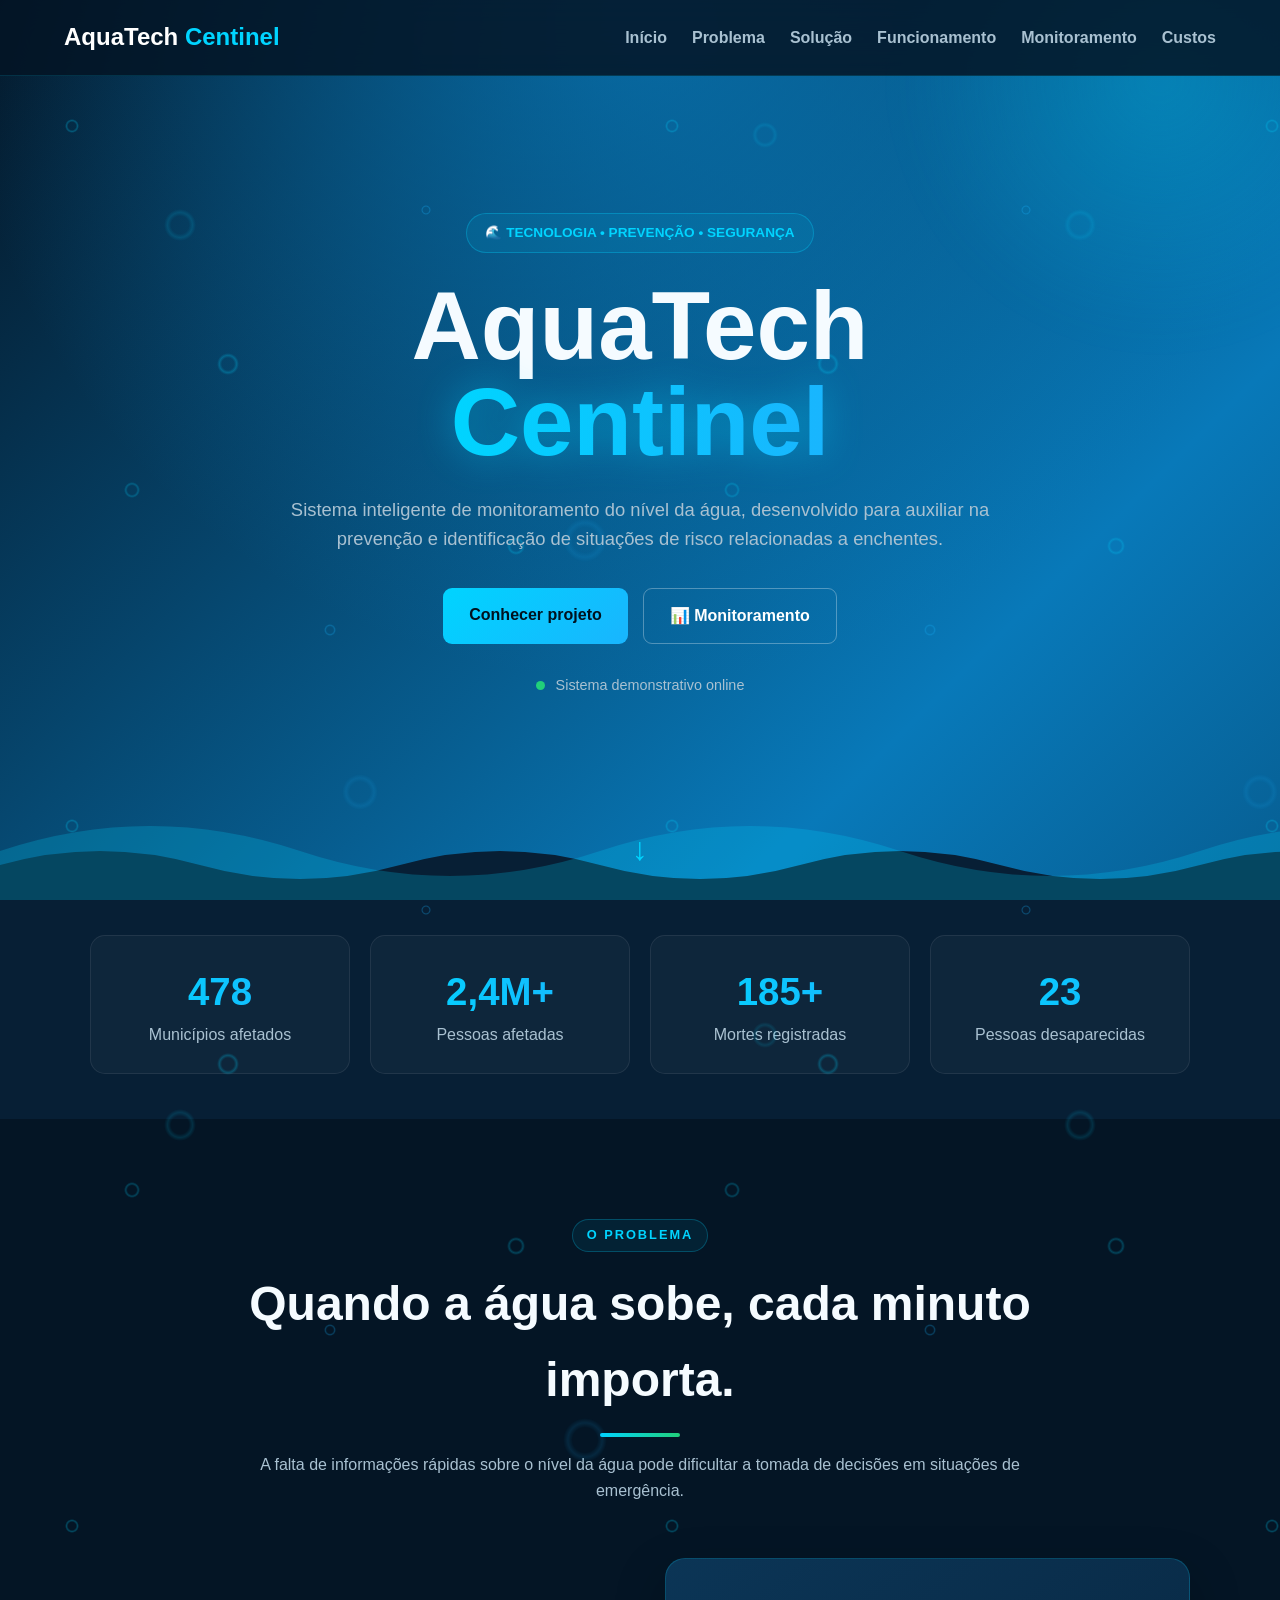
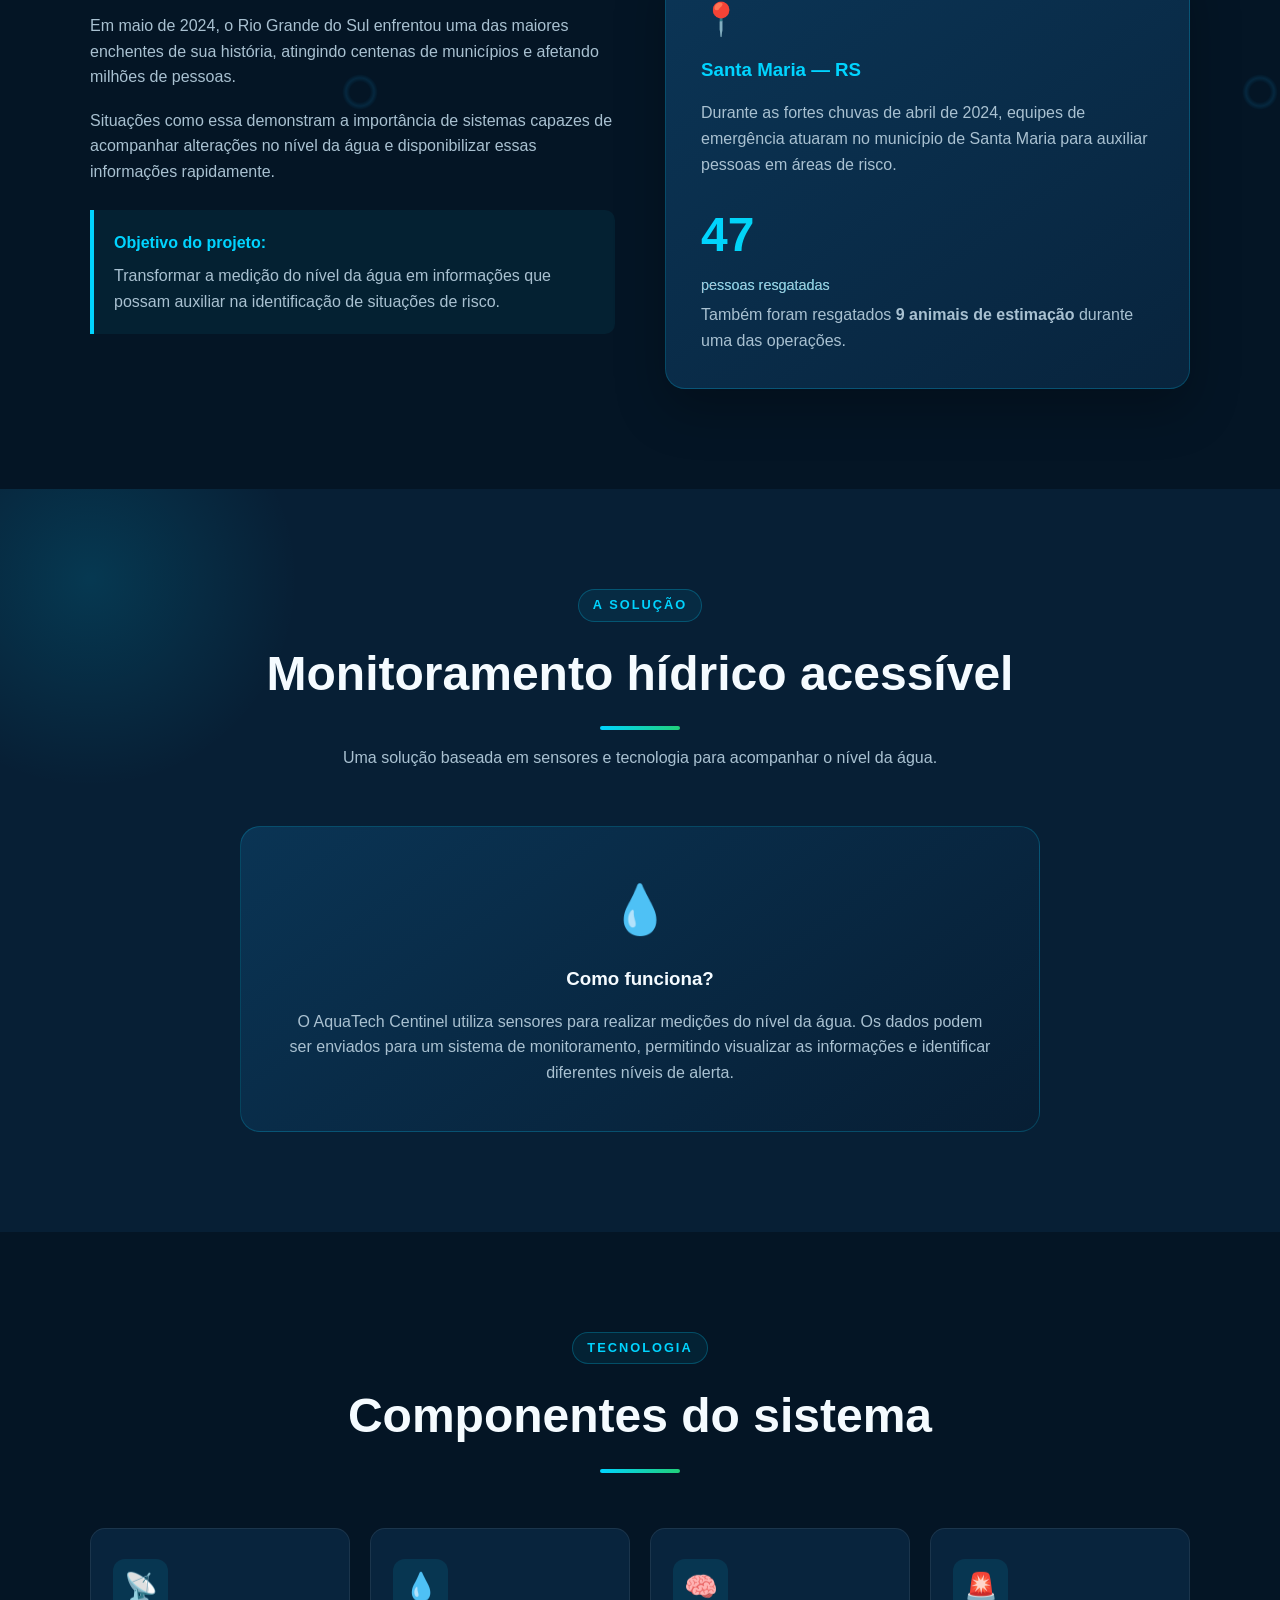
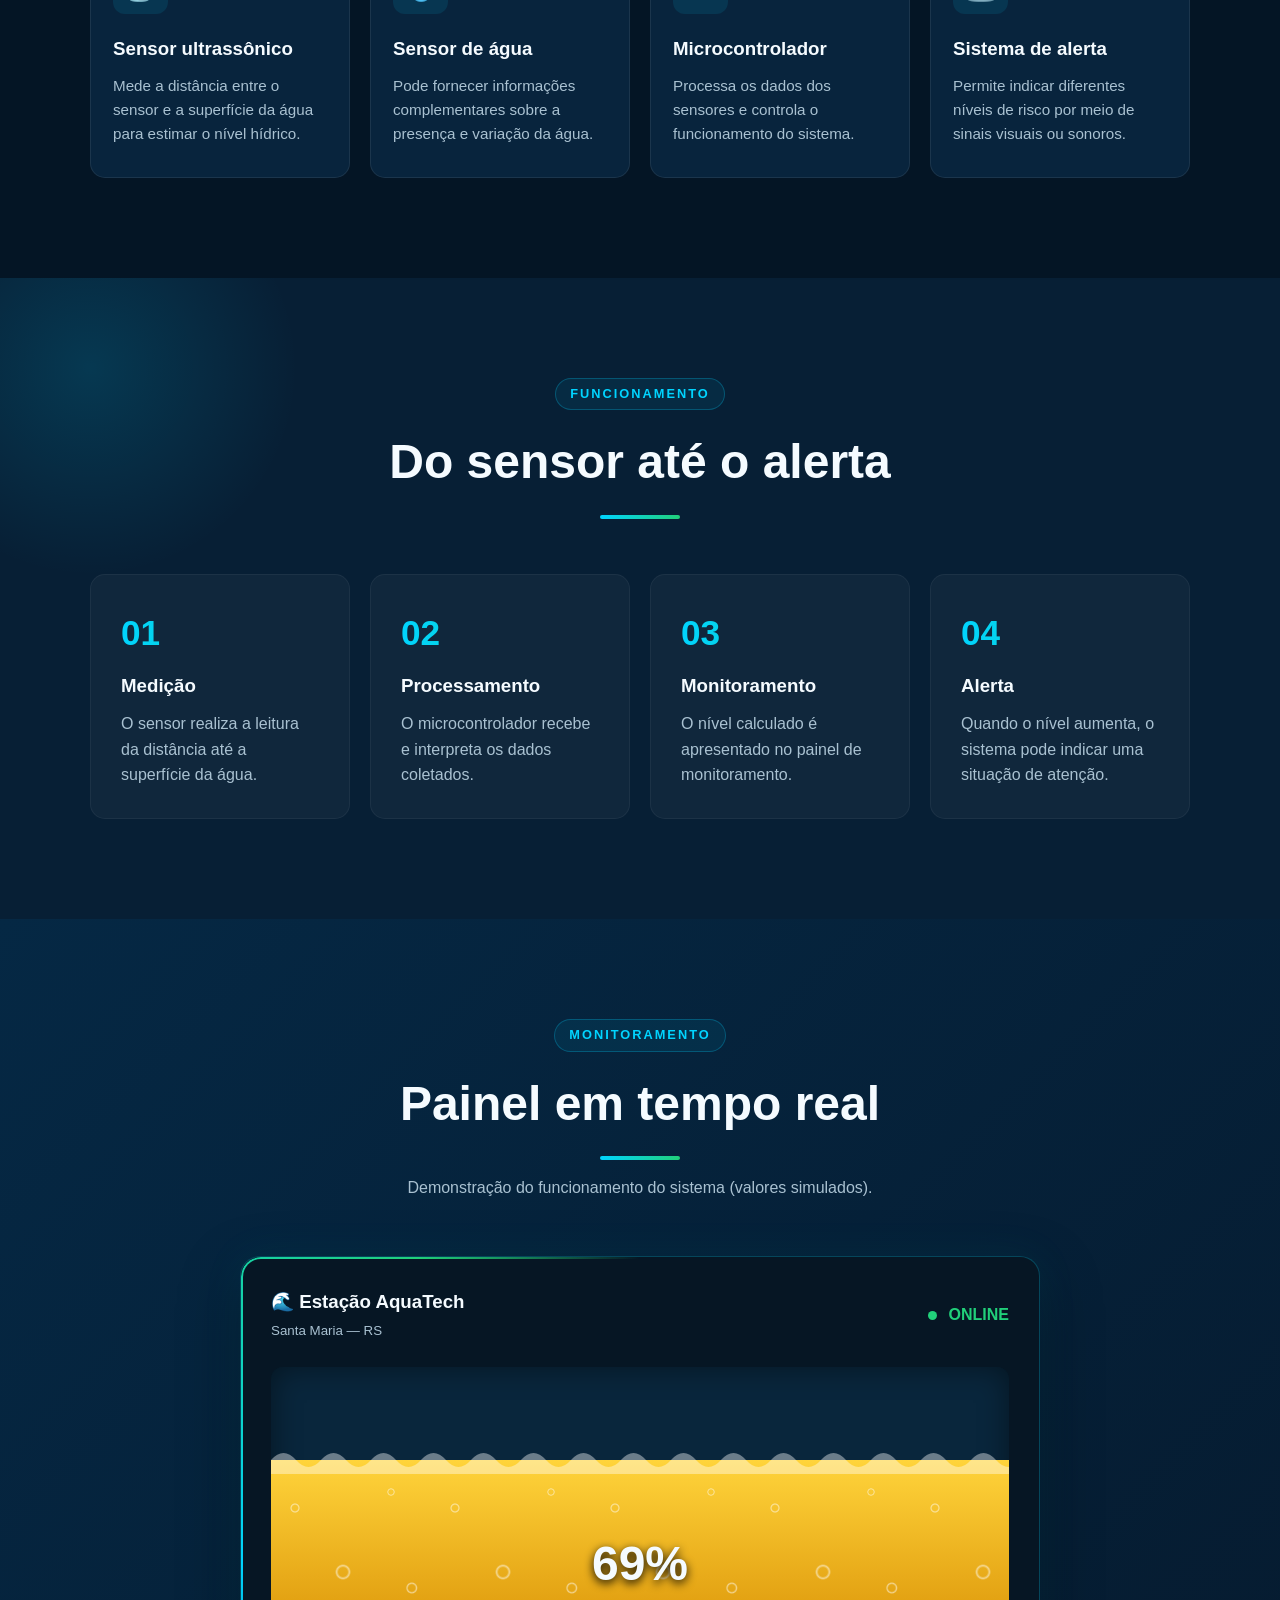
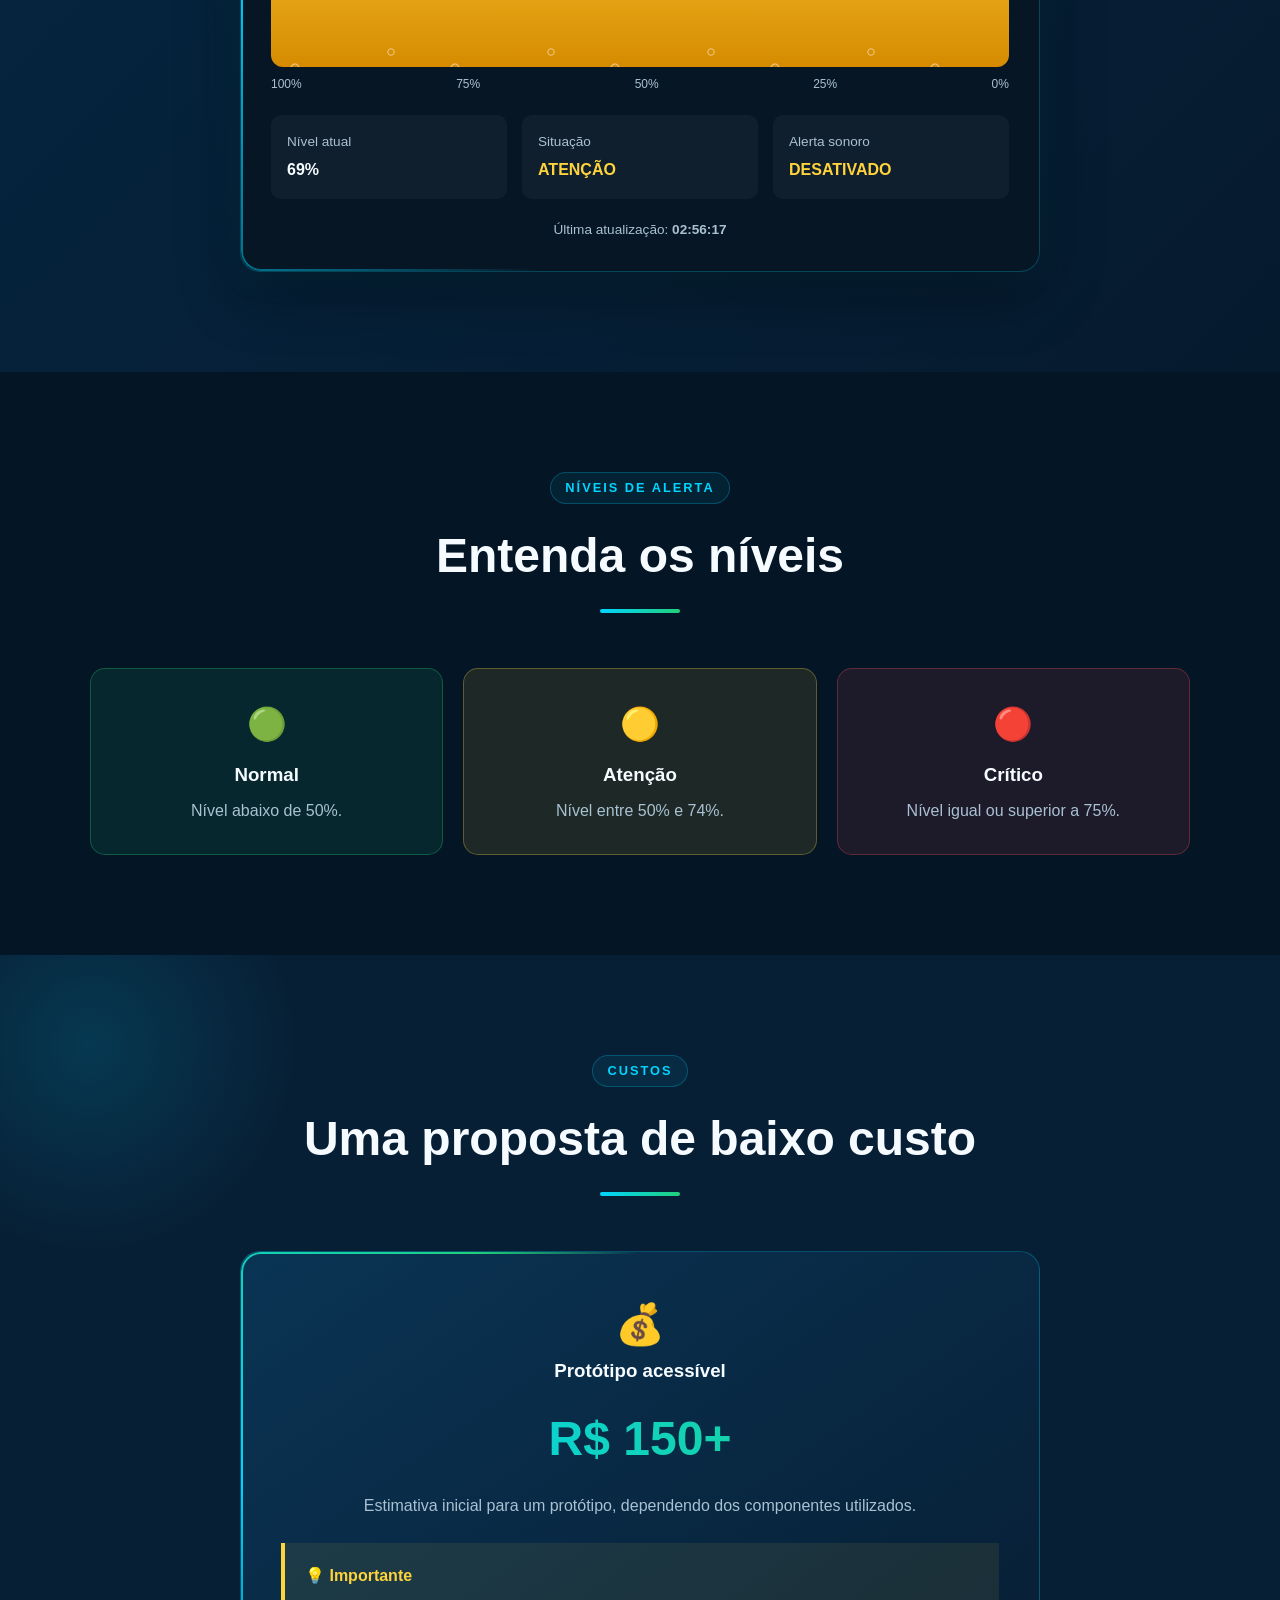
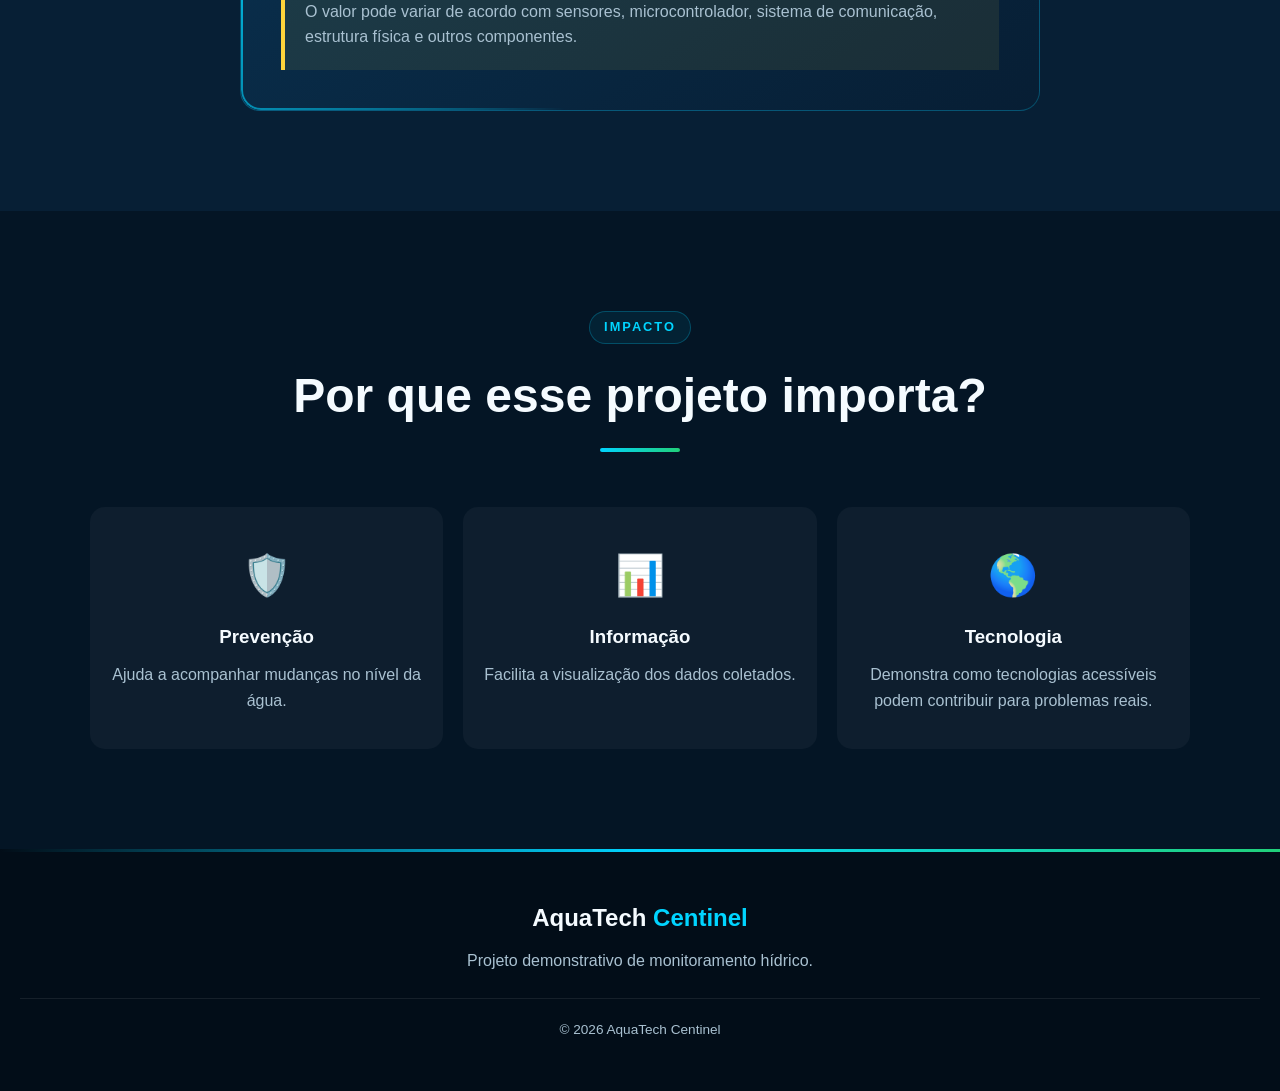
<file: index.html>
<!DOCTYPE html>
<html lang="pt-BR">

<head>
    <meta charset="UTF-8">
    <meta name="viewport" content="width=device-width, initial-scale=1.0">
    <meta name="description" content="AquaTech Centinel - Sistema inteligente de monitoramento do nível da água.">
    <title>AquaTech Centinel | Monitoramento Hídrico</title>
    <link rel="stylesheet" href="style.css">
</head>

<body>

    <!-- ================= NAVBAR ================= -->
    <header>
        <nav class="navbar">
            <a href="#inicio" class="logo">AquaTech <span>Centinel</span></a>

            <button class="menu-button" id="menuButton" aria-label="Abrir menu">☰</button>

            <ul class="menu" id="menu">
                <li><a href="#inicio">Início</a></li>
                <li><a href="#problema">Problema</a></li>
                <li><a href="#solucao">Solução</a></li>
                <li><a href="#funcionamento">Funcionamento</a></li>
                <li><a href="#monitoramento">Monitoramento</a></li>
                <li><a href="#custos">Custos</a></li>
            </ul>
        </nav>
    </header>

    <main>

        <!-- ================= HERO ================= -->
        <section class="hero" id="inicio">
            <div class="hero-content">
                <div class="tag">🌊 TECNOLOGIA • PREVENÇÃO • SEGURANÇA</div>

                <h1>AquaTech <span>Centinel</span></h1>

                <p>
                    Sistema inteligente de monitoramento do nível da água,
                    desenvolvido para auxiliar na prevenção e identificação
                    de situações de risco relacionadas a enchentes.
                </p>

                <div class="buttons">
                    <a href="#solucao" class="btn btn-primary">Conhecer projeto</a>
                    <a href="#monitoramento" class="btn btn-secondary">📊 Monitoramento</a>
                </div>

                <div class="hero-status">
                    <span class="pulse"></span>
                    Sistema demonstrativo online
                </div>
            </div>

            <div class="scroll-indicator">↓</div>
        </section>


        <!-- ================= ESTATÍSTICAS ================= -->
        <section class="statistics">
            <div class="container">
                <div class="stats-grid">
                    <div class="stat-card">
                        <strong>478</strong>
                        <span>Municípios afetados</span>
                    </div>
                    <div class="stat-card">
                        <strong>2,4M+</strong>
                        <span>Pessoas afetadas</span>
                    </div>
                    <div class="stat-card">
                        <strong>185+</strong>
                        <span>Mortes registradas</span>
                    </div>
                    <div class="stat-card">
                        <strong>23</strong>
                        <span>Pessoas desaparecidas</span>
                    </div>
                </div>
            </div>
        </section>


        <!-- ================= PROBLEMA ================= -->
        <section class="section" id="problema">
            <div class="container">

                <div class="section-title">
                    <span>O PROBLEMA</span>
                    <h2>Quando a água sobe, cada minuto importa.</h2>
                    <p>
                        A falta de informações rápidas sobre o nível da água
                        pode dificultar a tomada de decisões em situações
                        de emergência.
                    </p>
                </div>

                <div class="problem-grid">

                    <div class="text-content">
                        <p>
                            Em maio de 2024, o Rio Grande do Sul enfrentou
                            uma das maiores enchentes de sua história,
                            atingindo centenas de municípios e afetando
                            milhões de pessoas.
                        </p>

                        <p>
                            Situações como essa demonstram a importância
                            de sistemas capazes de acompanhar alterações
                            no nível da água e disponibilizar essas
                            informações rapidamente.
                        </p>

                        <div class="highlight">
                            <strong>Objetivo do projeto:</strong>
                            <p>
                                Transformar a medição do nível da água
                                em informações que possam auxiliar
                                na identificação de situações de risco.
                            </p>
                        </div>
                    </div>

                    <div class="history-card">
                        <div class="history-icon">📍</div>
                        <h3>Santa Maria — RS</h3>
                        <p>
                            Durante as fortes chuvas de abril de 2024,
                            equipes de emergência atuaram no município
                            de Santa Maria para auxiliar pessoas
                            em áreas de risco.
                        </p>

                        <div class="history-number">
                            47
                            <small>pessoas resgatadas</small>
                        </div>

                        <p>
                            Também foram resgatados
                            <strong>9 animais de estimação</strong>
                            durante uma das operações.
                        </p>
                    </div>

                </div>
            </div>
        </section>


        <!-- ================= SOLUÇÃO ================= -->
        <section class="section dark-section" id="solucao">
            <div class="container">

                <div class="section-title">
                    <span>A SOLUÇÃO</span>
                    <h2>Monitoramento hídrico acessível</h2>
                    <p>
                        Uma solução baseada em sensores e tecnologia
                        para acompanhar o nível da água.
                    </p>
                </div>

                <div class="solution-box">
                    <div class="solution-icon">💧</div>
                    <h3>Como funciona?</h3>
                    <p>
                        O AquaTech Centinel utiliza sensores para realizar
                        medições do nível da água. Os dados podem ser
                        enviados para um sistema de monitoramento,
                        permitindo visualizar as informações e identificar
                        diferentes níveis de alerta.
                    </p>
                </div>

            </div>
        </section>


        <!-- ================= COMPONENTES ================= -->
        <section class="section" id="componentes">
            <div class="container">

                <div class="section-title">
                    <span>TECNOLOGIA</span>
                    <h2>Componentes do sistema</h2>
                </div>

                <div class="cards">

                    <article class="card">
                        <div class="card-icon">📡</div>
                        <h3>Sensor ultrassônico</h3>
                        <p>
                            Mede a distância entre o sensor e a superfície
                            da água para estimar o nível hídrico.
                        </p>
                    </article>

                    <article class="card">
                        <div class="card-icon">💧</div>
                        <h3>Sensor de água</h3>
                        <p>
                            Pode fornecer informações complementares
                            sobre a presença e variação da água.
                        </p>
                    </article>

                    <article class="card">
                        <div class="card-icon">🧠</div>
                        <h3>Microcontrolador</h3>
                        <p>
                            Processa os dados dos sensores e controla
                            o funcionamento do sistema.
                        </p>
                    </article>

                    <article class="card">
                        <div class="card-icon">🚨</div>
                        <h3>Sistema de alerta</h3>
                        <p>
                            Permite indicar diferentes níveis de risco
                            por meio de sinais visuais ou sonoros.
                        </p>
                    </article>

                </div>
            </div>
        </section>


        <!-- ================= FUNCIONAMENTO ================= -->
        <section class="section dark-section" id="funcionamento">
            <div class="container">

                <div class="section-title">
                    <span>FUNCIONAMENTO</span>
                    <h2>Do sensor até o alerta</h2>
                </div>

                <div class="steps">

                    <div class="step">
                        <span>01</span>
                        <h3>Medição</h3>
                        <p>O sensor realiza a leitura da distância até a superfície da água.</p>
                    </div>

                    <div class="step">
                        <span>02</span>
                        <h3>Processamento</h3>
                        <p>O microcontrolador recebe e interpreta os dados coletados.</p>
                    </div>

                    <div class="step">
                        <span>03</span>
                        <h3>Monitoramento</h3>
                        <p>O nível calculado é apresentado no painel de monitoramento.</p>
                    </div>

                    <div class="step">
                        <span>04</span>
                        <h3>Alerta</h3>
                        <p>Quando o nível aumenta, o sistema pode indicar uma situação de atenção.</p>
                    </div>

                </div>
            </div>
        </section>


        <!-- ================= MONITORAMENTO ================= -->
        <section class="monitor-section" id="monitoramento">
            <div class="container">

                <div class="section-title">
                    <span>MONITORAMENTO</span>
                    <h2>Painel em tempo real</h2>
                    <p>Demonstração do funcionamento do sistema (valores simulados).</p>
                </div>

                <div class="dashboard">

                    <div class="dashboard-header">
                        <div>
                            <h3>🌊 Estação AquaTech</h3>
                            <small>Santa Maria — RS</small>
                        </div>

                        <div class="online">
                            <span class="online-dot"></span>
                            ONLINE
                        </div>
                    </div>

                    <div class="water-container">
                        <div class="water" id="water-level">
                            <span id="level-text">62%</span>
                        </div>
                    </div>

                    <div class="level-scale">
                        <span>100%</span>
                        <span>75%</span>
                        <span>50%</span>
                        <span>25%</span>
                        <span>0%</span>
                    </div>

                    <div class="dashboard-info">
                        <div class="info-box">
                            <span>Nível atual</span>
                            <strong id="nivel">62%</strong>
                        </div>

                        <div class="info-box">
                            <span>Situação</span>
                            <strong id="status">ATENÇÃO</strong>
                        </div>

                        <div class="info-box">
                            <span>Alerta sonoro</span>
                            <strong id="buzzer">DESATIVADO</strong>
                        </div>
                    </div>

                    <div class="last-update">
                        Última atualização:
                        <strong id="hora">--:--:--</strong>
                    </div>

                </div>
            </div>
        </section>


        <!-- ================= ALERTAS ================= -->
        <section class="section" id="alertas">
            <div class="container">

                <div class="section-title">
                    <span>NÍVEIS DE ALERTA</span>
                    <h2>Entenda os níveis</h2>
                </div>

                <div class="alert-grid">

                    <div class="alert normal">
                        <div>🟢</div>
                        <h3>Normal</h3>
                        <p>Nível abaixo de 50%.</p>
                    </div>

                    <div class="alert attention">
                        <div>🟡</div>
                        <h3>Atenção</h3>
                        <p>Nível entre 50% e 74%.</p>
                    </div>

                    <div class="alert critical">
                        <div>🔴</div>
                        <h3>Crítico</h3>
                        <p>Nível igual ou superior a 75%.</p>
                    </div>

                </div>
            </div>
        </section>


        <!-- ================= CUSTOS ================= -->
        <section class="section dark-section" id="custos">
            <div class="container">

                <div class="section-title">
                    <span>CUSTOS</span>
                    <h2>Uma proposta de baixo custo</h2>
                </div>

                <div class="cost-box">
                    <div class="cost-icon">💰</div>
                    <h3>Protótipo acessível</h3>
                    <div class="price">R$ 150+</div>

                    <p>
                        Estimativa inicial para um protótipo,
                        dependendo dos componentes utilizados.
                    </p>

                    <div class="cost-note">
                        <strong>💡 Importante</strong>
                        <p>
                            O valor pode variar de acordo com sensores,
                            microcontrolador, sistema de comunicação,
                            estrutura física e outros componentes.
                        </p>
                    </div>
                </div>

            </div>
        </section>


        <!-- ================= IMPACTO ================= -->
        <section class="section" id="impacto">
            <div class="container">

                <div class="section-title">
                    <span>IMPACTO</span>
                    <h2>Por que esse projeto importa?</h2>
                </div>

                <div class="impact-grid">

                    <div class="impact-card">
                        <div>🛡️</div>
                        <h3>Prevenção</h3>
                        <p>Ajuda a acompanhar mudanças no nível da água.</p>
                    </div>

                    <div class="impact-card">
                        <div>📊</div>
                        <h3>Informação</h3>
                        <p>Facilita a visualização dos dados coletados.</p>
                    </div>

                    <div class="impact-card">
                        <div>🌎</div>
                        <h3>Tecnologia</h3>
                        <p>
                            Demonstra como tecnologias acessíveis podem
                            contribuir para problemas reais.
                        </p>
                    </div>

                </div>
            </div>
        </section>

    </main>


    <!-- ================= FOOTER ================= -->
    <footer>
        <h2>AquaTech <span>Centinel</span></h2>
        <p>Projeto demonstrativo de monitoramento hídrico.</p>
        <div class="copyright">© 2026 AquaTech Centinel</div>
    </footer>

    <script src="scripit.js"></script>
</body>

</html>
</file>
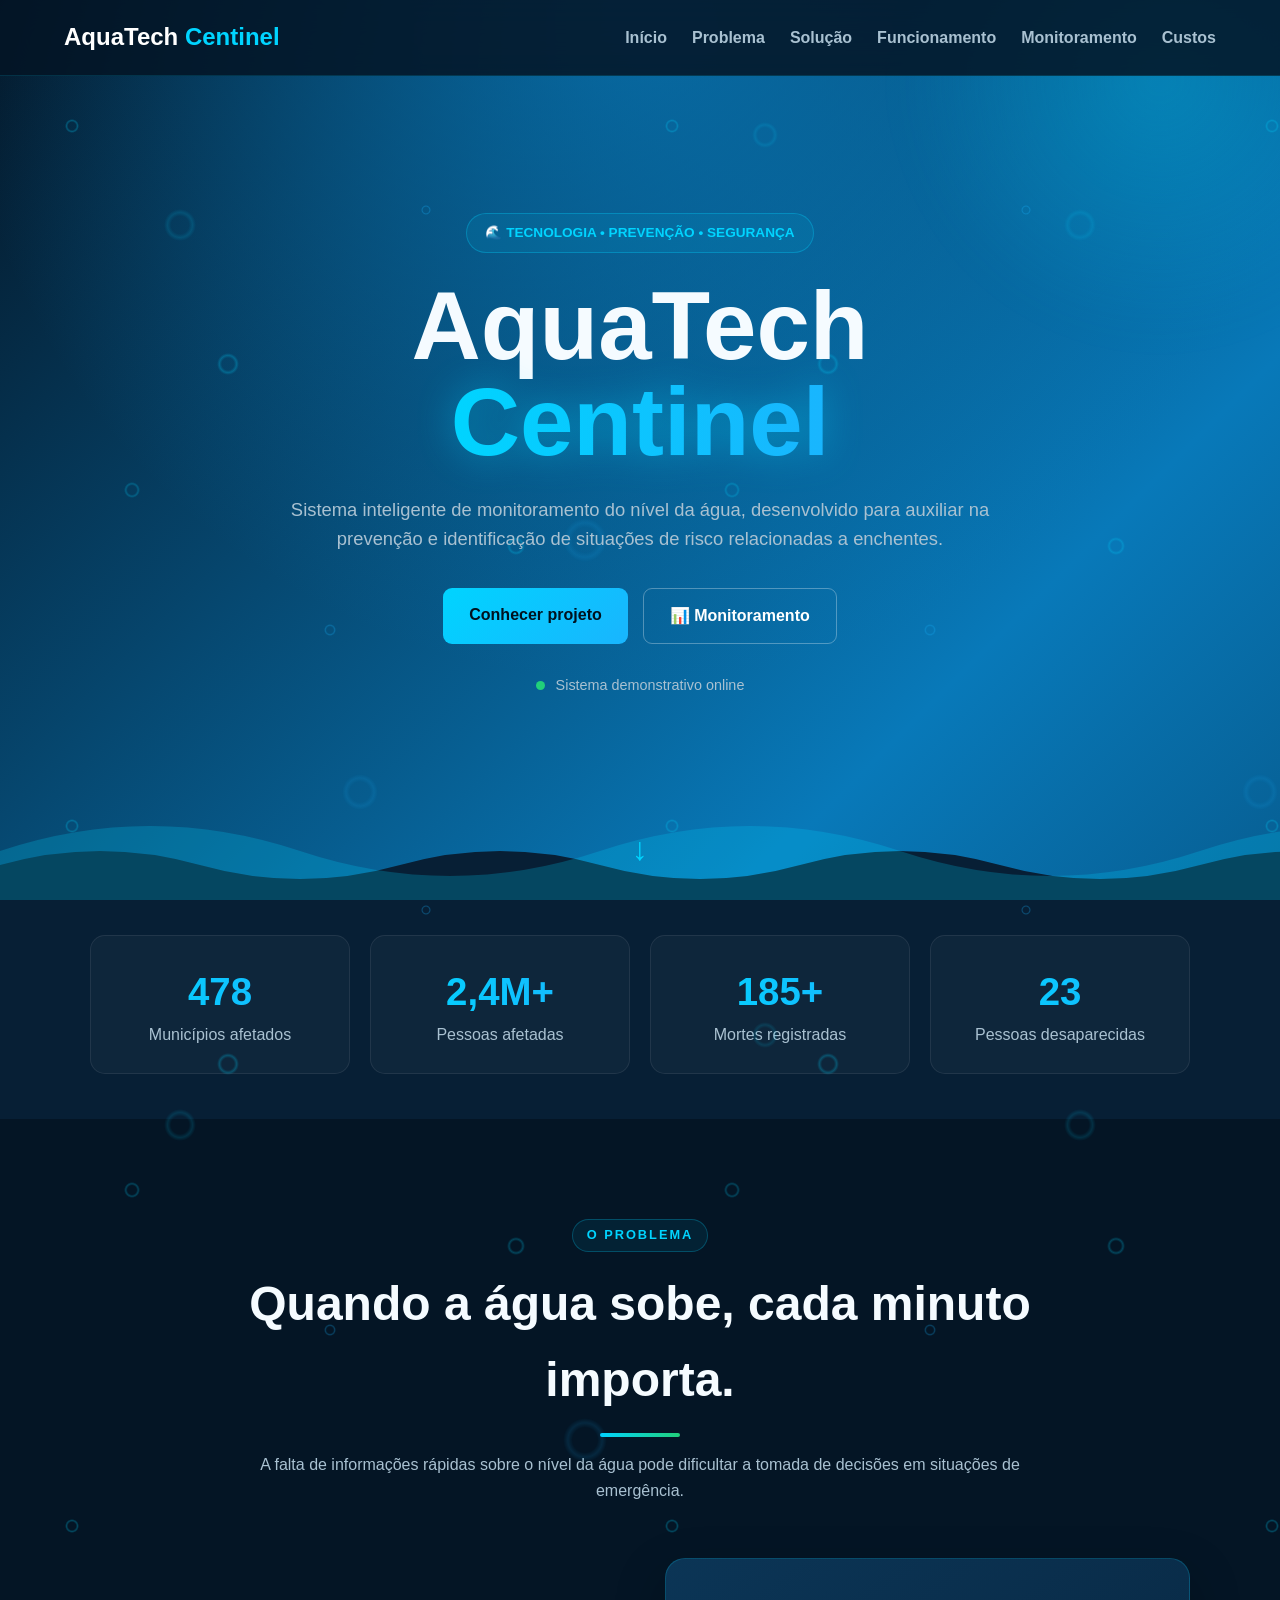
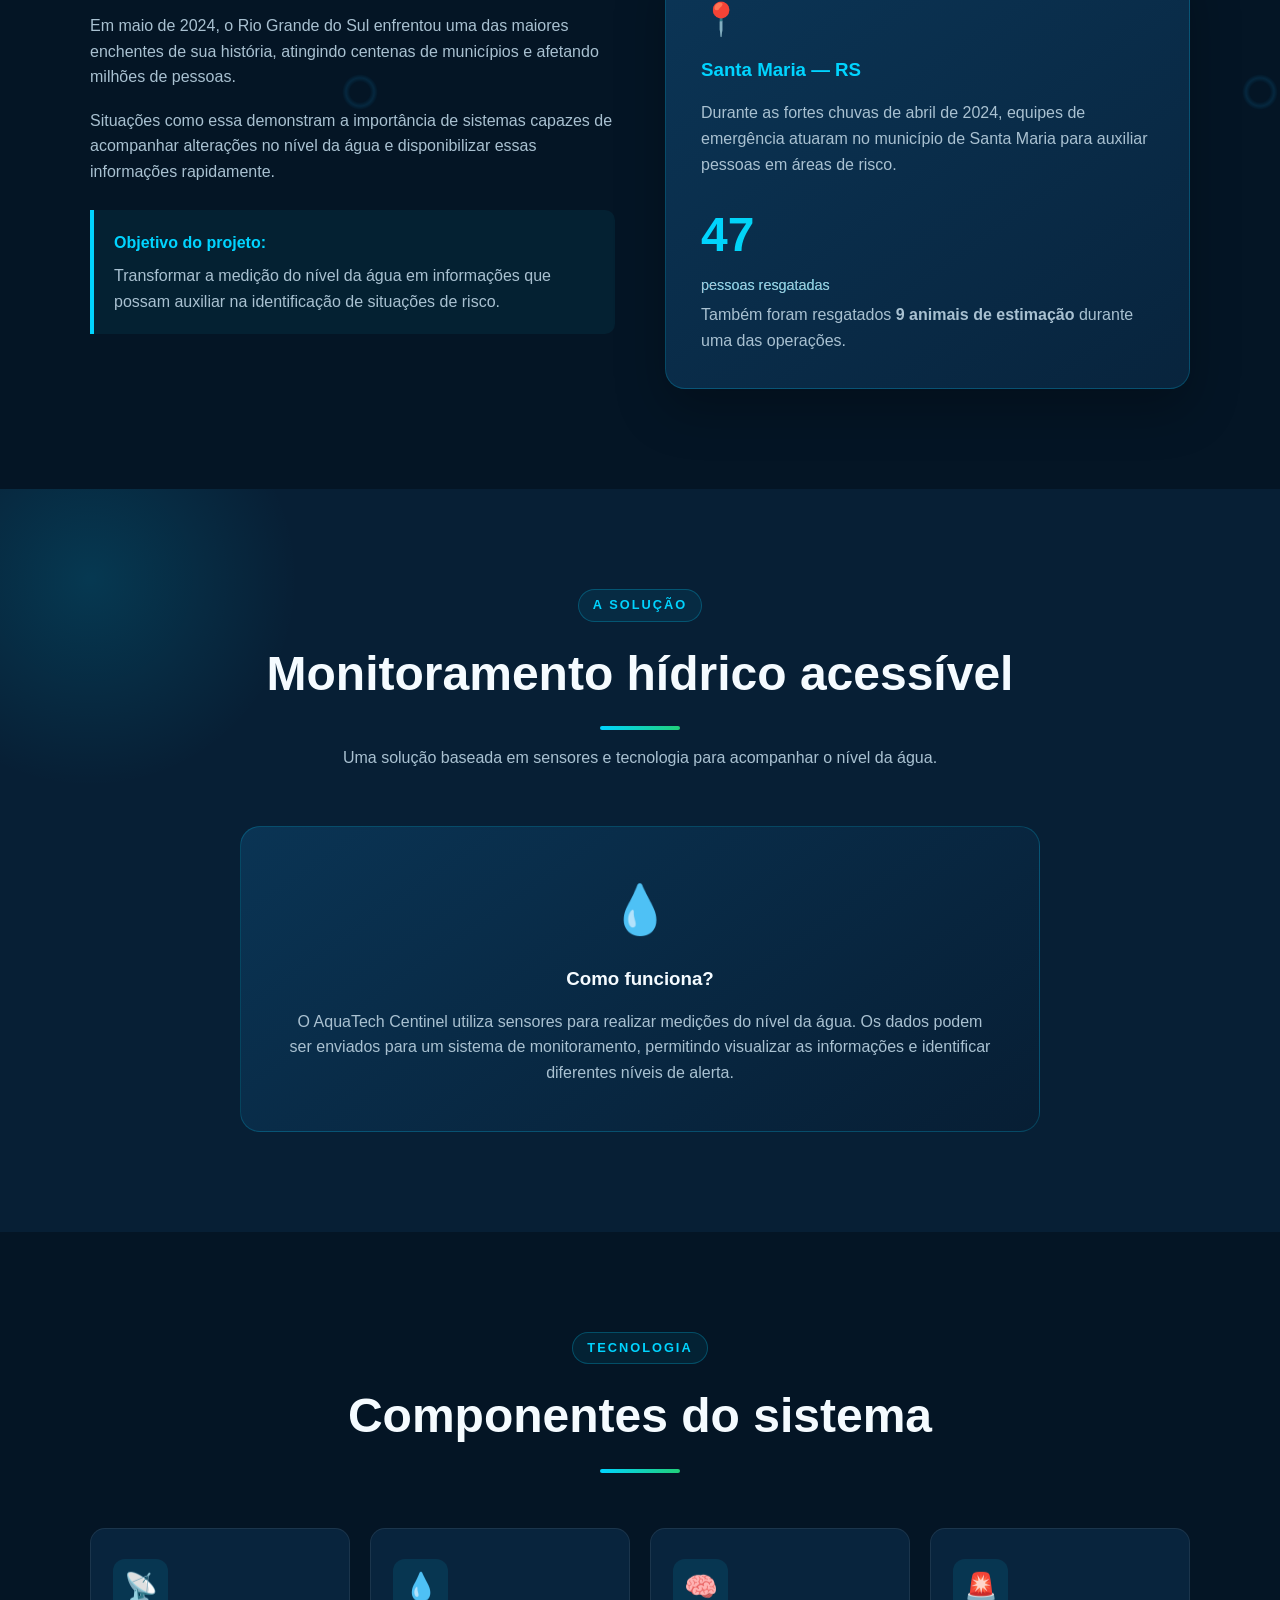
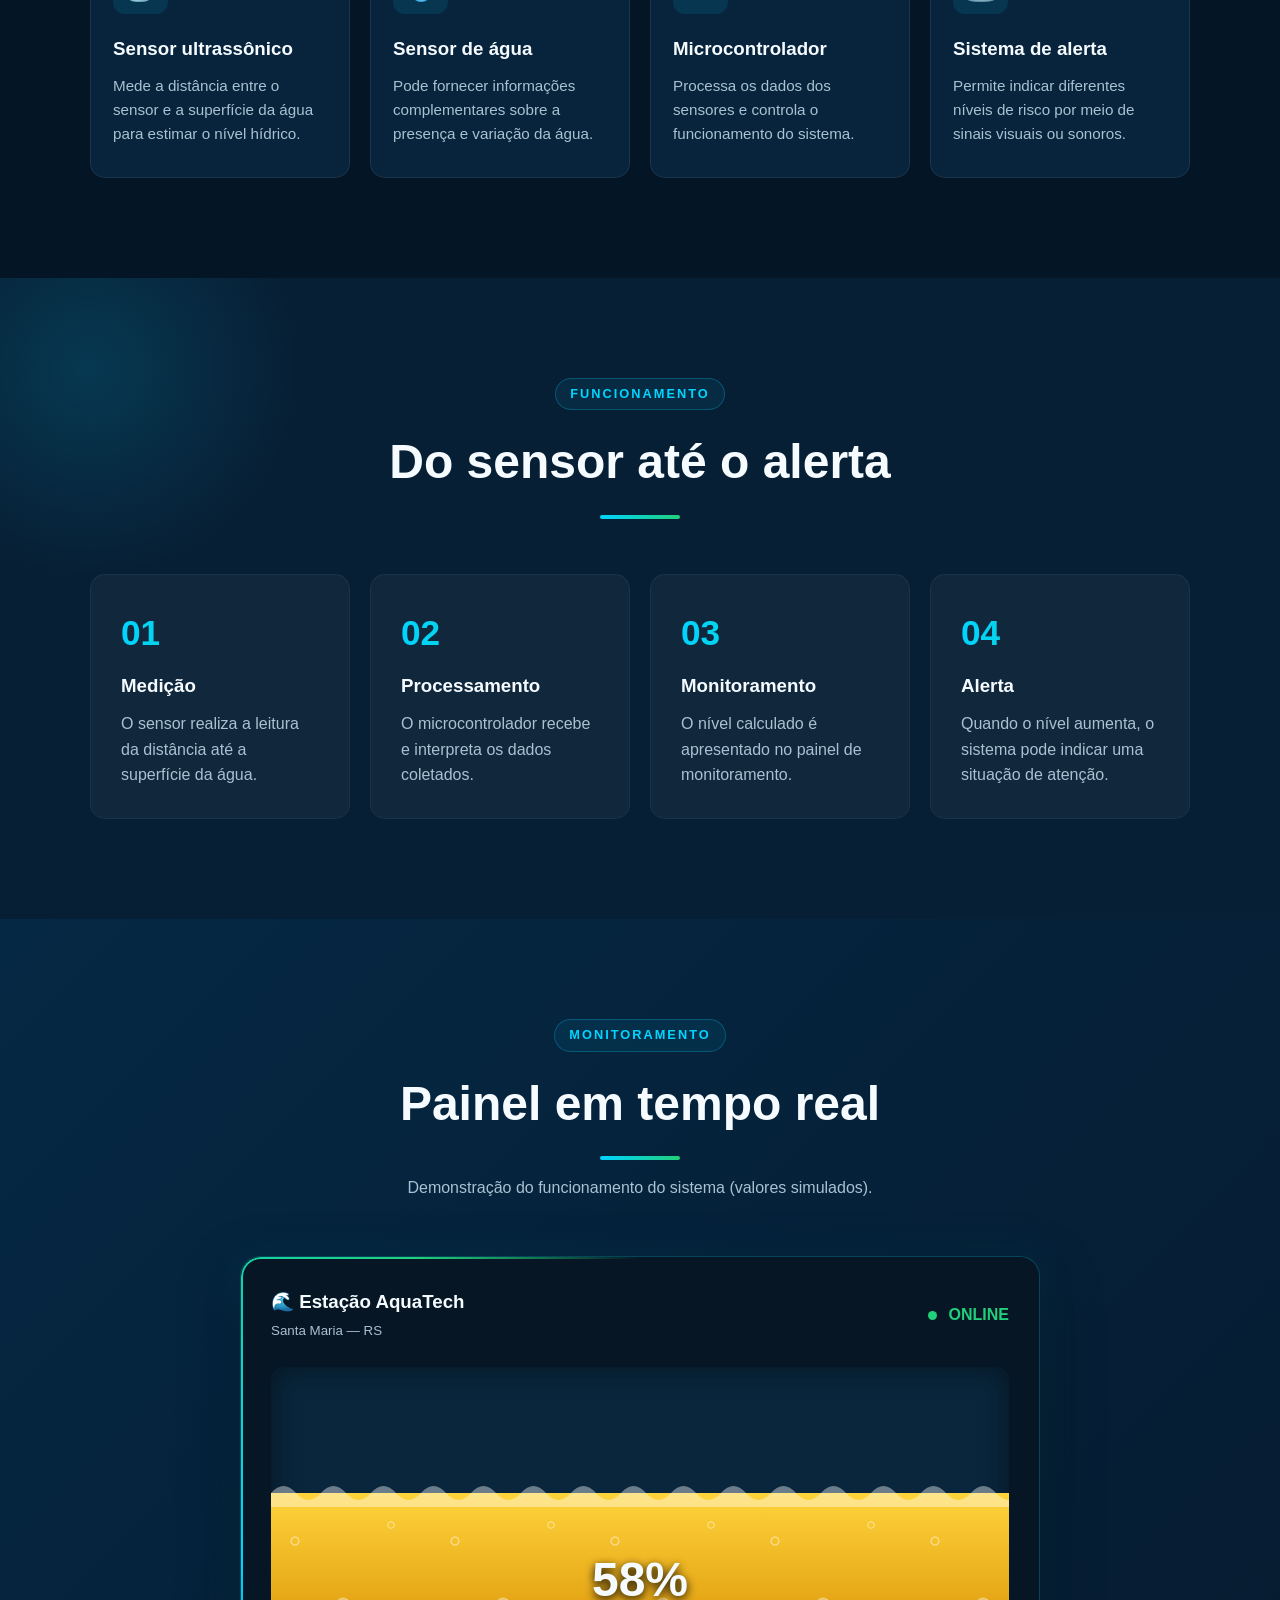
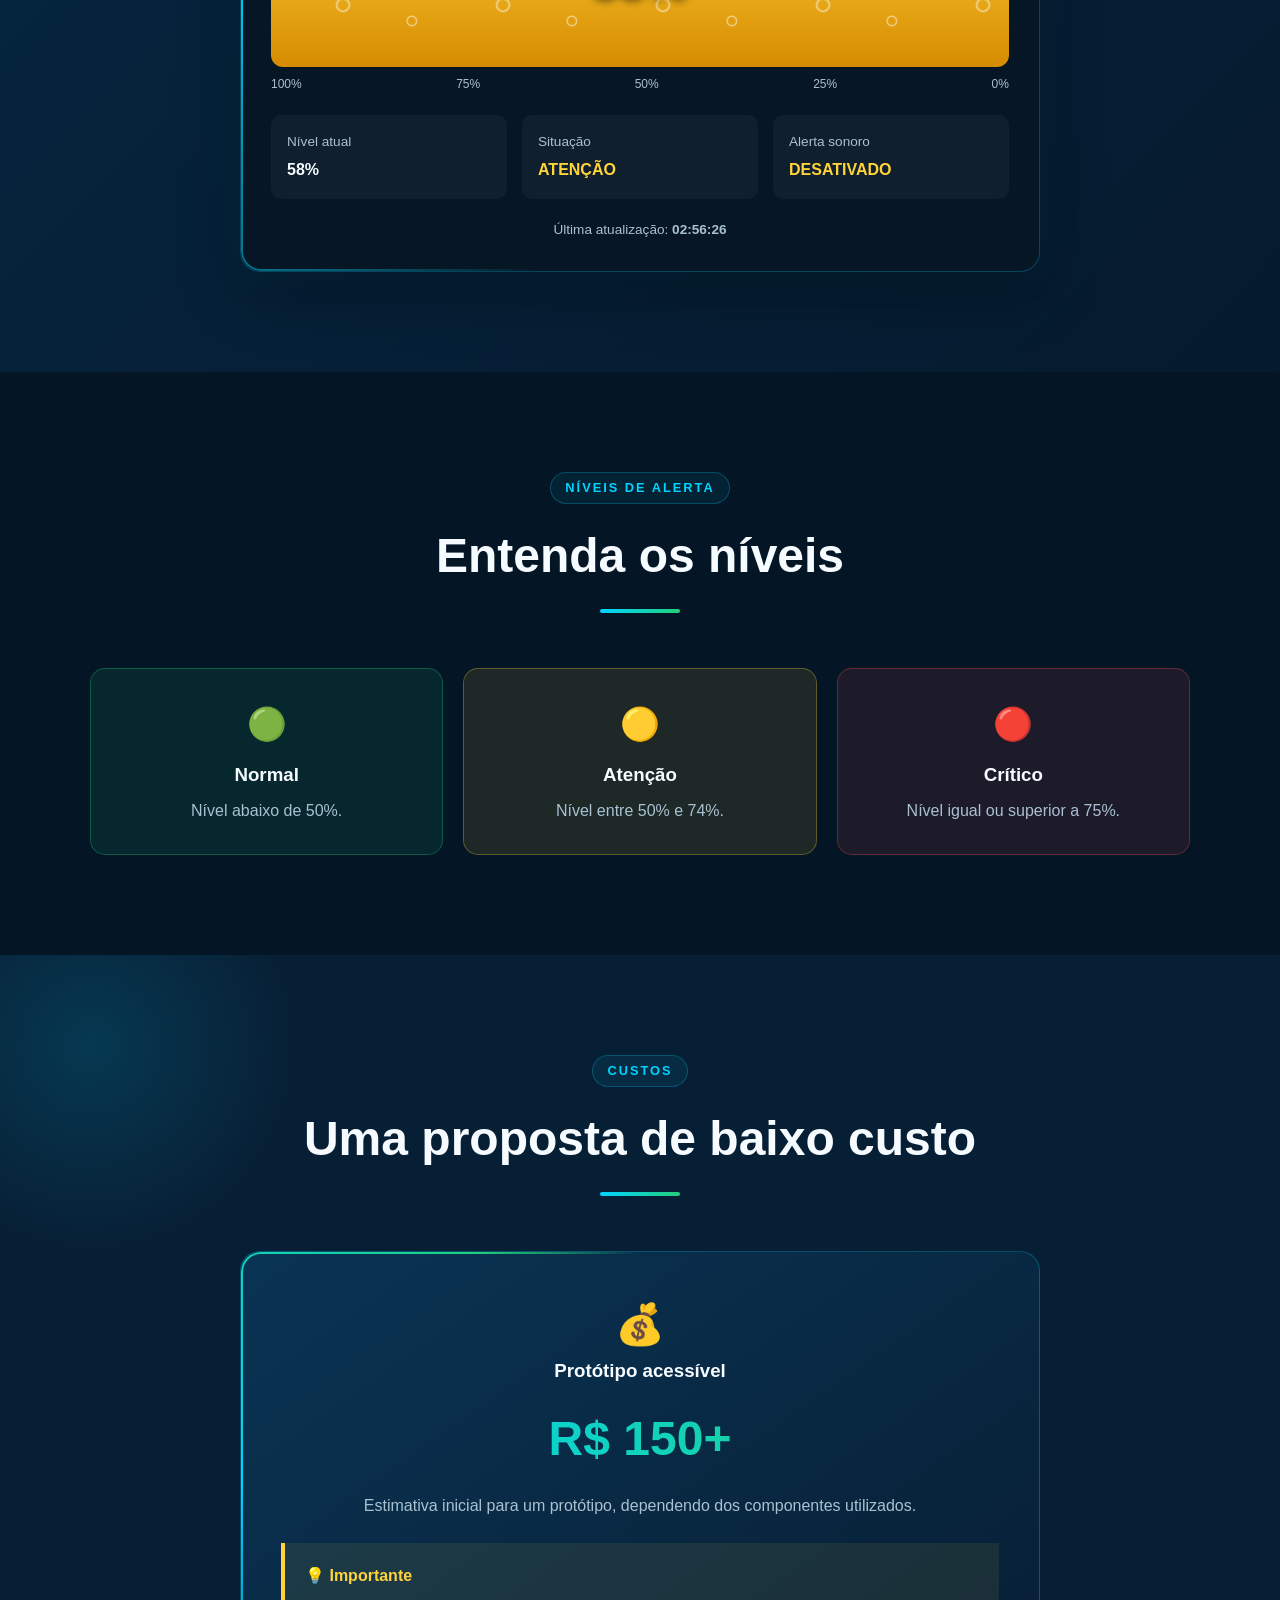
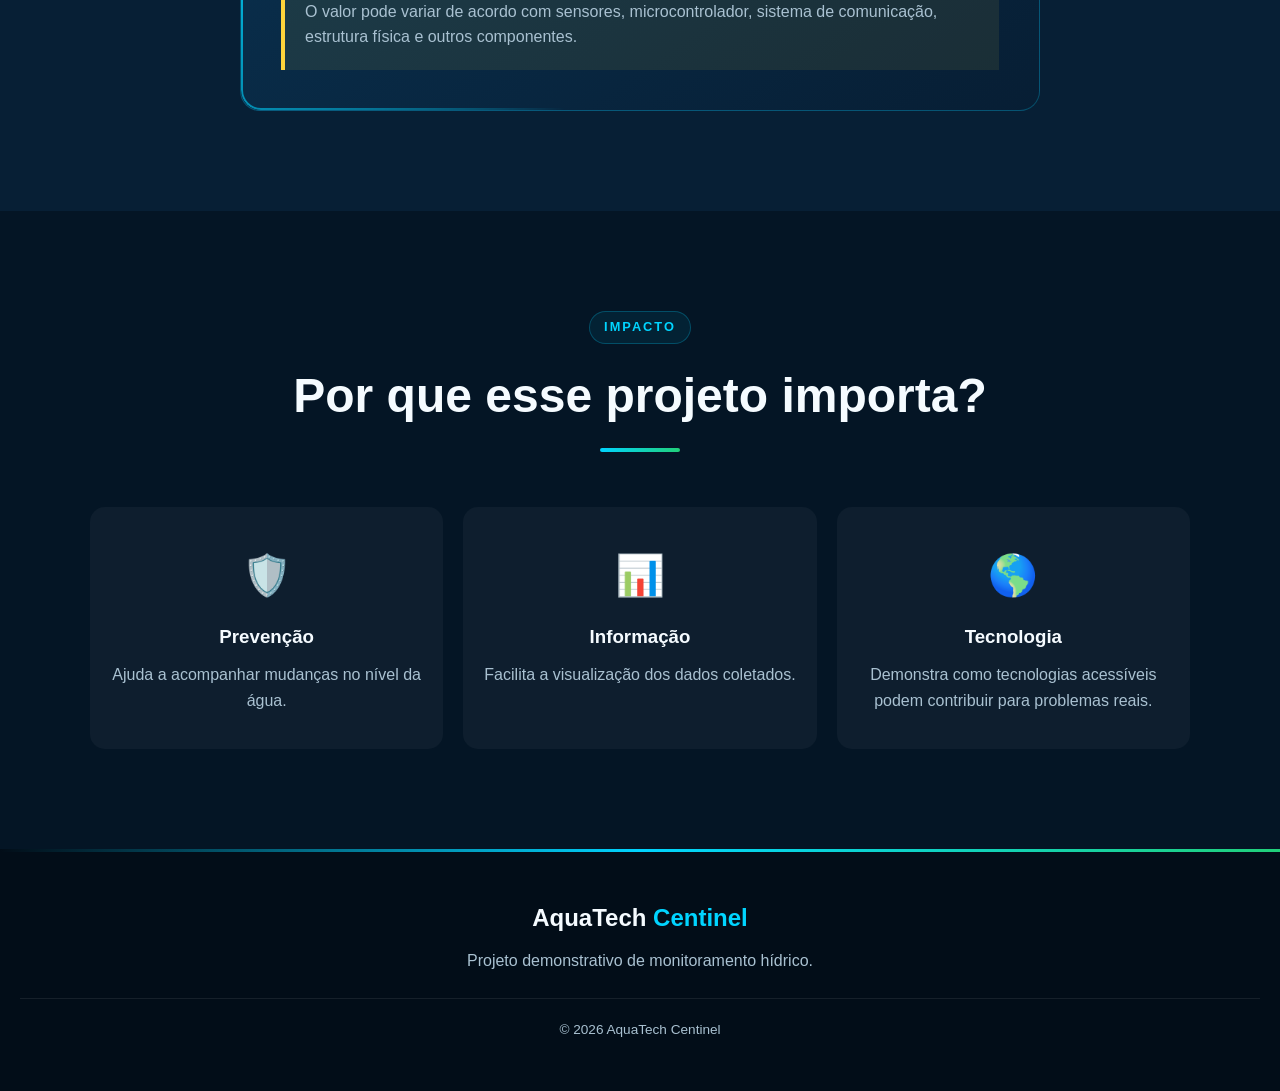
<file: aquartech.html>
<!DOCTYPE html>
<html lang="pt-BR">

<head>
    <meta charset="UTF-8">
    <meta name="viewport" content="width=device-width, initial-scale=1.0">
    <meta name="description" content="AquaTech Centinel - Sistema inteligente de monitoramento do nível da água.">
    <title>AquaTech Centinel | Monitoramento Hídrico</title>
    <link rel="stylesheet" href="style.css">
</head>

<body>

    <!-- ================= NAVBAR ================= -->
    <header>
        <nav class="navbar">
            <a href="#inicio" class="logo">AquaTech <span>Centinel</span></a>

            <button class="menu-button" id="menuButton" aria-label="Abrir menu">☰</button>

            <ul class="menu" id="menu">
                <li><a href="#inicio">Início</a></li>
                <li><a href="#problema">Problema</a></li>
                <li><a href="#solucao">Solução</a></li>
                <li><a href="#funcionamento">Funcionamento</a></li>
                <li><a href="#monitoramento">Monitoramento</a></li>
                <li><a href="#custos">Custos</a></li>
            </ul>
        </nav>
    </header>

    <main>

        <!-- ================= HERO ================= -->
        <section class="hero" id="inicio">
            <div class="hero-content">
                <div class="tag">🌊 TECNOLOGIA • PREVENÇÃO • SEGURANÇA</div>

                <h1>AquaTech <span>Centinel</span></h1>

                <p>
                    Sistema inteligente de monitoramento do nível da água,
                    desenvolvido para auxiliar na prevenção e identificação
                    de situações de risco relacionadas a enchentes.
                </p>

                <div class="buttons">
                    <a href="#solucao" class="btn btn-primary">Conhecer projeto</a>
                    <a href="#monitoramento" class="btn btn-secondary">📊 Monitoramento</a>
                </div>

                <div class="hero-status">
                    <span class="pulse"></span>
                    Sistema demonstrativo online
                </div>
            </div>

            <div class="scroll-indicator">↓</div>
        </section>


        <!-- ================= ESTATÍSTICAS ================= -->
        <section class="statistics">
            <div class="container">
                <div class="stats-grid">
                    <div class="stat-card">
                        <strong>478</strong>
                        <span>Municípios afetados</span>
                    </div>
                    <div class="stat-card">
                        <strong>2,4M+</strong>
                        <span>Pessoas afetadas</span>
                    </div>
                    <div class="stat-card">
                        <strong>185+</strong>
                        <span>Mortes registradas</span>
                    </div>
                    <div class="stat-card">
                        <strong>23</strong>
                        <span>Pessoas desaparecidas</span>
                    </div>
                </div>
            </div>
        </section>


        <!-- ================= PROBLEMA ================= -->
        <section class="section" id="problema">
            <div class="container">

                <div class="section-title">
                    <span>O PROBLEMA</span>
                    <h2>Quando a água sobe, cada minuto importa.</h2>
                    <p>
                        A falta de informações rápidas sobre o nível da água
                        pode dificultar a tomada de decisões em situações
                        de emergência.
                    </p>
                </div>

                <div class="problem-grid">

                    <div class="text-content">
                        <p>
                            Em maio de 2024, o Rio Grande do Sul enfrentou
                            uma das maiores enchentes de sua história,
                            atingindo centenas de municípios e afetando
                            milhões de pessoas.
                        </p>

                        <p>
                            Situações como essa demonstram a importância
                            de sistemas capazes de acompanhar alterações
                            no nível da água e disponibilizar essas
                            informações rapidamente.
                        </p>

                        <div class="highlight">
                            <strong>Objetivo do projeto:</strong>
                            <p>
                                Transformar a medição do nível da água
                                em informações que possam auxiliar
                                na identificação de situações de risco.
                            </p>
                        </div>
                    </div>

                    <div class="history-card">
                        <div class="history-icon">📍</div>
                        <h3>Santa Maria — RS</h3>
                        <p>
                            Durante as fortes chuvas de abril de 2024,
                            equipes de emergência atuaram no município
                            de Santa Maria para auxiliar pessoas
                            em áreas de risco.
                        </p>

                        <div class="history-number">
                            47
                            <small>pessoas resgatadas</small>
                        </div>

                        <p>
                            Também foram resgatados
                            <strong>9 animais de estimação</strong>
                            durante uma das operações.
                        </p>
                    </div>

                </div>
            </div>
        </section>


        <!-- ================= SOLUÇÃO ================= -->
        <section class="section dark-section" id="solucao">
            <div class="container">

                <div class="section-title">
                    <span>A SOLUÇÃO</span>
                    <h2>Monitoramento hídrico acessível</h2>
                    <p>
                        Uma solução baseada em sensores e tecnologia
                        para acompanhar o nível da água.
                    </p>
                </div>

                <div class="solution-box">
                    <div class="solution-icon">💧</div>
                    <h3>Como funciona?</h3>
                    <p>
                        O AquaTech Centinel utiliza sensores para realizar
                        medições do nível da água. Os dados podem ser
                        enviados para um sistema de monitoramento,
                        permitindo visualizar as informações e identificar
                        diferentes níveis de alerta.
                    </p>
                </div>

            </div>
        </section>


        <!-- ================= COMPONENTES ================= -->
        <section class="section" id="componentes">
            <div class="container">

                <div class="section-title">
                    <span>TECNOLOGIA</span>
                    <h2>Componentes do sistema</h2>
                </div>

                <div class="cards">

                    <article class="card">
                        <div class="card-icon">📡</div>
                        <h3>Sensor ultrassônico</h3>
                        <p>
                            Mede a distância entre o sensor e a superfície
                            da água para estimar o nível hídrico.
                        </p>
                    </article>

                    <article class="card">
                        <div class="card-icon">💧</div>
                        <h3>Sensor de água</h3>
                        <p>
                            Pode fornecer informações complementares
                            sobre a presença e variação da água.
                        </p>
                    </article>

                    <article class="card">
                        <div class="card-icon">🧠</div>
                        <h3>Microcontrolador</h3>
                        <p>
                            Processa os dados dos sensores e controla
                            o funcionamento do sistema.
                        </p>
                    </article>

                    <article class="card">
                        <div class="card-icon">🚨</div>
                        <h3>Sistema de alerta</h3>
                        <p>
                            Permite indicar diferentes níveis de risco
                            por meio de sinais visuais ou sonoros.
                        </p>
                    </article>

                </div>
            </div>
        </section>


        <!-- ================= FUNCIONAMENTO ================= -->
        <section class="section dark-section" id="funcionamento">
            <div class="container">

                <div class="section-title">
                    <span>FUNCIONAMENTO</span>
                    <h2>Do sensor até o alerta</h2>
                </div>

                <div class="steps">

                    <div class="step">
                        <span>01</span>
                        <h3>Medição</h3>
                        <p>O sensor realiza a leitura da distância até a superfície da água.</p>
                    </div>

                    <div class="step">
                        <span>02</span>
                        <h3>Processamento</h3>
                        <p>O microcontrolador recebe e interpreta os dados coletados.</p>
                    </div>

                    <div class="step">
                        <span>03</span>
                        <h3>Monitoramento</h3>
                        <p>O nível calculado é apresentado no painel de monitoramento.</p>
                    </div>

                    <div class="step">
                        <span>04</span>
                        <h3>Alerta</h3>
                        <p>Quando o nível aumenta, o sistema pode indicar uma situação de atenção.</p>
                    </div>

                </div>
            </div>
        </section>


        <!-- ================= MONITORAMENTO ================= -->
        <section class="monitor-section" id="monitoramento">
            <div class="container">

                <div class="section-title">
                    <span>MONITORAMENTO</span>
                    <h2>Painel em tempo real</h2>
                    <p>Demonstração do funcionamento do sistema (valores simulados).</p>
                </div>

                <div class="dashboard">

                    <div class="dashboard-header">
                        <div>
                            <h3>🌊 Estação AquaTech</h3>
                            <small>Santa Maria — RS</small>
                        </div>

                        <div class="online">
                            <span class="online-dot"></span>
                            ONLINE
                        </div>
                    </div>

                    <div class="water-container">
                        <div class="water" id="water-level">
                            <span id="level-text">62%</span>
                        </div>
                    </div>

                    <div class="level-scale">
                        <span>100%</span>
                        <span>75%</span>
                        <span>50%</span>
                        <span>25%</span>
                        <span>0%</span>
                    </div>

                    <div class="dashboard-info">
                        <div class="info-box">
                            <span>Nível atual</span>
                            <strong id="nivel">62%</strong>
                        </div>

                        <div class="info-box">
                            <span>Situação</span>
                            <strong id="status">ATENÇÃO</strong>
                        </div>

                        <div class="info-box">
                            <span>Alerta sonoro</span>
                            <strong id="buzzer">DESATIVADO</strong>
                        </div>
                    </div>

                    <div class="last-update">
                        Última atualização:
                        <strong id="hora">--:--:--</strong>
                    </div>

                </div>
            </div>
        </section>


        <!-- ================= ALERTAS ================= -->
        <section class="section" id="alertas">
            <div class="container">

                <div class="section-title">
                    <span>NÍVEIS DE ALERTA</span>
                    <h2>Entenda os níveis</h2>
                </div>

                <div class="alert-grid">

                    <div class="alert normal">
                        <div>🟢</div>
                        <h3>Normal</h3>
                        <p>Nível abaixo de 50%.</p>
                    </div>

                    <div class="alert attention">
                        <div>🟡</div>
                        <h3>Atenção</h3>
                        <p>Nível entre 50% e 74%.</p>
                    </div>

                    <div class="alert critical">
                        <div>🔴</div>
                        <h3>Crítico</h3>
                        <p>Nível igual ou superior a 75%.</p>
                    </div>

                </div>
            </div>
        </section>


        <!-- ================= CUSTOS ================= -->
        <section class="section dark-section" id="custos">
            <div class="container">

                <div class="section-title">
                    <span>CUSTOS</span>
                    <h2>Uma proposta de baixo custo</h2>
                </div>

                <div class="cost-box">
                    <div class="cost-icon">💰</div>
                    <h3>Protótipo acessível</h3>
                    <div class="price">R$ 150+</div>

                    <p>
                        Estimativa inicial para um protótipo,
                        dependendo dos componentes utilizados.
                    </p>

                    <div class="cost-note">
                        <strong>💡 Importante</strong>
                        <p>
                            O valor pode variar de acordo com sensores,
                            microcontrolador, sistema de comunicação,
                            estrutura física e outros componentes.
                        </p>
                    </div>
                </div>

            </div>
        </section>


        <!-- ================= IMPACTO ================= -->
        <section class="section" id="impacto">
            <div class="container">

                <div class="section-title">
                    <span>IMPACTO</span>
                    <h2>Por que esse projeto importa?</h2>
                </div>

                <div class="impact-grid">

                    <div class="impact-card">
                        <div>🛡️</div>
                        <h3>Prevenção</h3>
                        <p>Ajuda a acompanhar mudanças no nível da água.</p>
                    </div>

                    <div class="impact-card">
                        <div>📊</div>
                        <h3>Informação</h3>
                        <p>Facilita a visualização dos dados coletados.</p>
                    </div>

                    <div class="impact-card">
                        <div>🌎</div>
                        <h3>Tecnologia</h3>
                        <p>
                            Demonstra como tecnologias acessíveis podem
                            contribuir para problemas reais.
                        </p>
                    </div>

                </div>
            </div>
        </section>

    </main>


    <!-- ================= FOOTER ================= -->
    <footer>
        <h2>AquaTech <span>Centinel</span></h2>
        <p>Projeto demonstrativo de monitoramento hídrico.</p>
        <div class="copyright">© 2026 AquaTech Centinel</div>
    </footer>

    <script src="scripit.js"></script>
</body>

</html>
</file>
<file: style.css>
/* ==========================================================
   AQUATECH CENTINEL — CSS ANIMADO
   Só CSS: não precisa mudar o HTML nem o JS.
   ========================================================== */

* {
    margin: 0;
    padding: 0;
    box-sizing: border-box;
}

html {
    scroll-behavior: smooth;
}

:root {
    --bg: #041525;
    --bg2: #071f35;
    --card: #08243d;

    --cyan: #00d4ff;
    --blue: #0879b9;
    --light-blue: #19b5fe;

    --white: #f5fbff;
    --gray: #a9c1d1;

    --green: #21d07a;
    --yellow: #ffd43b;
    --red: #ff4d5a;
}

/* Permite animar o ângulo das bordas giratórias */
@property --angle {
    syntax: "<angle>";
    initial-value: 0deg;
    inherits: false;
}

body {
    font-family: Arial, Helvetica, sans-serif;
    background: var(--bg);
    color: var(--white);
    line-height: 1.6;
    overflow-x: hidden;
}

.container {
    width: 90%;
    max-width: 1100px;
    margin: auto;
}

section[id] {
    scroll-margin-top: 75px;
}


/* ==========================================================
   BOLHAS SUBINDO (fixas na tela toda)
   ========================================================== */

body::before,
body::after {
    content: "";
    position: fixed;
    top: 0;
    left: 0;
    width: 100%;
    pointer-events: none;
    z-index: 1;
    will-change: transform;
}

body::before {
    height: calc(100vh + 700px);
    opacity: .55;

    background-image:
        radial-gradient(circle 7px at 12% 18%, transparent 55%, rgba(0, 212, 255, .5) 78%, transparent 100%),
        radial-gradient(circle 11px at 38% 52%, transparent 55%, rgba(0, 212, 255, .45) 78%, transparent 100%),
        radial-gradient(circle 5px at 71% 30%, transparent 55%, rgba(25, 181, 254, .55) 78%, transparent 100%),
        radial-gradient(circle 9px at 86% 78%, transparent 55%, rgba(0, 212, 255, .45) 78%, transparent 100%),
        radial-gradient(circle 6px at 55% 90%, transparent 55%, rgba(25, 181, 254, .5) 78%, transparent 100%),
        radial-gradient(circle 8px at 22% 70%, transparent 55%, rgba(0, 212, 255, .45) 78%, transparent 100%);
    background-size: 600px 700px;

    animation: rise-a 28s linear infinite;
}

body::after {
    height: calc(100vh + 900px);
    opacity: .35;

    background-image:
        radial-gradient(circle 16px at 20% 25%, transparent 55%, rgba(0, 212, 255, .4) 78%, transparent 100%),
        radial-gradient(circle 22px at 65% 60%, transparent 55%, rgba(25, 181, 254, .35) 78%, transparent 100%),
        radial-gradient(circle 13px at 85% 15%, transparent 55%, rgba(0, 212, 255, .4) 78%, transparent 100%),
        radial-gradient(circle 18px at 40% 88%, transparent 55%, rgba(25, 181, 254, .35) 78%, transparent 100%);
    background-size: 900px 900px;

    animation: rise-b 45s linear infinite;
}

@keyframes rise-a {
    to { transform: translateY(-700px); }
}

@keyframes rise-b {
    to { transform: translateY(-900px); }
}


/* ==========================================================
   NAVBAR
   ========================================================== */

header {
    position: fixed;
    top: 0;
    width: 100%;
    z-index: 1000;

    background: rgba(4, 21, 37, .85);
    -webkit-backdrop-filter: blur(15px);
    backdrop-filter: blur(15px);

    border-bottom: 1px solid rgba(0, 212, 255, .15);
}

/* Barra de progresso da rolagem (Chrome/Edge/Safari recentes) */
header::after {
    content: "";
    position: absolute;
    left: 0;
    bottom: -1px;
    width: 100%;
    height: 3px;

    background: linear-gradient(90deg, var(--cyan), var(--light-blue), var(--green));
    transform: scaleX(0);
    transform-origin: left;
}

@supports (animation-timeline: scroll()) {
    header::after {
        animation: progress linear both;
        animation-timeline: scroll(root);
    }
}

@keyframes progress {
    to { transform: scaleX(1); }
}

.navbar {
    min-height: 75px;
    width: 90%;
    max-width: 1200px;
    margin: auto;

    display: flex;
    justify-content: space-between;
    align-items: center;
}

.logo {
    color: white;
    text-decoration: none;
    font-size: 1.5rem;
    font-weight: bold;
}

.logo span,
footer span {
    color: var(--cyan);
}

.logo span {
    animation: neon 2.5s ease-in-out infinite alternate;
}

@keyframes neon {
    from { text-shadow: 0 0 4px rgba(0, 212, 255, .2); }
    to   { text-shadow: 0 0 16px rgba(0, 212, 255, .9); }
}

.menu {
    display: flex;
    list-style: none;
    gap: 25px;
}

.menu a {
    position: relative;
    color: var(--gray);
    text-decoration: none;
    font-weight: bold;
    padding: 6px 0;
    transition: .3s;
}

.menu a::after {
    content: "";
    position: absolute;
    left: 0;
    bottom: 0;
    width: 0;
    height: 2px;
    border-radius: 2px;
    background: linear-gradient(90deg, var(--cyan), var(--green));
    transition: width .35s ease;
}

.menu a:hover {
    color: var(--cyan);
}

.menu a:hover::after {
    width: 100%;
}

.menu-button {
    display: none;
    border: none;
    background: none;
    color: white;
    font-size: 2rem;
    cursor: pointer;
    transition: transform .3s;
}

.menu-button:hover {
    transform: scale(1.15) rotate(8deg);
}


/* ==========================================================
   HERO
   ========================================================== */

.hero {
    min-height: 100vh;

    display: flex;
    justify-content: center;
    align-items: center;

    text-align: center;
    padding: 120px 20px 110px;

    position: relative;
    overflow: hidden;

    background:
        radial-gradient(circle at 50% 0%, rgba(8, 121, 185, .75), transparent 62%),
        linear-gradient(135deg, #041525, #0879b9, #052844, #0a4f7a, #041525);
    background-size: 100% 100%, 300% 300%;

    animation: bg-shift 16s ease infinite;
}

@keyframes bg-shift {
    0%   { background-position: 0 0, 0% 50%; }
    50%  { background-position: 0 0, 100% 50%; }
    100% { background-position: 0 0, 0% 50%; }
}

/* Orbe de luz flutuando */
.hero::before {
    content: "";
    position: absolute;

    width: 520px;
    height: 520px;
    border-radius: 50%;

    background: radial-gradient(circle, rgba(0, 212, 255, .28), transparent 70%);
    filter: blur(20px);

    top: -180px;
    right: -140px;

    animation: orb 14s ease-in-out infinite alternate;
}

@keyframes orb {
    0%   { transform: translate(0, 0) scale(1); }
    50%  { transform: translate(-140px, 120px) scale(1.2); }
    100% { transform: translate(-260px, 40px) scale(.9); }
}

/* Ondas animadas na base do hero */
.hero::after {
    content: "";
    position: absolute;
    left: 0;
    bottom: -1px;
    width: 100%;
    height: 100px;
    pointer-events: none;

    background-image:
        url("data:image/svg+xml,%3Csvg xmlns='http://www.w3.org/2000/svg' viewBox='0 0 1200 100' preserveAspectRatio='none'%3E%3Cpath d='M0 50 Q150 0 300 50 T600 50 T900 50 T1200 50 V100 H0 Z' fill='%2300d4ff' fill-opacity='0.22'/%3E%3C/svg%3E"),
        url("data:image/svg+xml,%3Csvg xmlns='http://www.w3.org/2000/svg' viewBox='0 0 800 100' preserveAspectRatio='none'%3E%3Cpath d='M0 55 Q100 20 200 55 T400 55 T600 55 T800 55 V100 H0 Z' fill='%23071f35'/%3E%3C/svg%3E");
    background-size: 1200px 100px, 800px 80px;
    background-repeat: repeat-x, repeat-x;
    background-position: 0 100%, 0 100%;

    animation: waves 14s linear infinite;
}

@keyframes waves {
    to { background-position: 1200px 100%, -800px 100%; }
}

.hero-content {
    max-width: 850px;
    position: relative;
    z-index: 2;
}

/* Entrada em sequência */
.hero-content > * {
    animation: fade-up .9s cubic-bezier(.2, .8, .2, 1) both;
}

.hero-content > :nth-child(1) { animation-delay: .1s; }
.hero-content > :nth-child(2) { animation-delay: .3s; }
.hero-content > :nth-child(3) { animation-delay: .5s; }
.hero-content > :nth-child(4) { animation-delay: .7s; }
.hero-content > :nth-child(5) { animation-delay: .9s; }

@keyframes fade-up {
    from {
        opacity: 0;
        transform: translateY(35px);
    }
    to {
        opacity: 1;
        transform: none;
    }
}

.tag {
    display: inline-block;
    padding: 8px 18px;
    border-radius: 50px;

    color: var(--cyan);
    border: 1px solid rgba(0, 212, 255, .3);
    background: rgba(0, 212, 255, .08);

    margin-bottom: 25px;
    font-size: .85rem;
    font-weight: bold;
}

.hero h1 {
    font-size: clamp(3.2rem, 8vw, 6rem);
    line-height: 1;
    margin-bottom: 25px;
}

/* Texto com gradiente em movimento */
.hero h1 span {
    color: var(--cyan);

    background: linear-gradient(90deg, #00d4ff, #19b5fe, #21d07a, #00d4ff);
    background-size: 300% 100%;
    -webkit-background-clip: text;
    background-clip: text;
    -webkit-text-fill-color: transparent;

    filter: drop-shadow(0 0 18px rgba(0, 212, 255, .45));

    animation: shine 6s linear infinite;
}

@keyframes shine {
    to { background-position: 300% 0; }
}

.hero p {
    max-width: 750px;
    margin: auto;
    color: var(--gray);
    font-size: 1.15rem;
}

.buttons {
    margin-top: 35px;

    display: flex;
    justify-content: center;
    gap: 15px;
    flex-wrap: wrap;
}

.btn {
    position: relative;
    overflow: hidden;

    display: inline-block;
    padding: 14px 26px;
    border-radius: 9px;

    text-decoration: none;
    font-weight: bold;
    transition: .3s;
}

/* Brilho que passa no botão */
.btn::after {
    content: "";
    position: absolute;
    top: 0;
    left: -80%;
    width: 50%;
    height: 100%;

    background: linear-gradient(100deg, transparent, rgba(255, 255, 255, .55), transparent);
    transform: skewX(-20deg);
}

.btn:hover::after {
    left: 130%;
    transition: left .7s ease;
}

.btn-primary {
    background: linear-gradient(135deg, var(--cyan), var(--light-blue));
    color: #00121f;

    animation: glow-pulse 2.4s ease-in-out infinite;
}

@keyframes glow-pulse {
    0%, 100% { box-shadow: 0 0 0 0 rgba(0, 212, 255, .5); }
    50%      { box-shadow: 0 0 28px 6px rgba(0, 212, 255, .35); }
}

.btn-primary:hover {
    transform: translateY(-4px) scale(1.04);
}

.btn-secondary {
    color: white;
    border: 1px solid rgba(255, 255, 255, .3);
}

.btn-secondary:hover {
    background: rgba(255, 255, 255, .1);
    border-color: var(--cyan);
    transform: translateY(-4px);
}

.hero-status {
    margin-top: 30px;
    color: var(--gray);
    font-size: .9rem;
}

.pulse,
.online-dot {
    display: inline-block;

    width: 9px;
    height: 9px;
    border-radius: 50%;

    background: var(--green);
    margin-right: 7px;

    box-shadow: 0 0 0 0 rgba(33, 208, 122, .5);
    animation: pulse 2s infinite;
}

@keyframes pulse {
    70% {
        box-shadow: 0 0 0 10px rgba(33, 208, 122, 0);
    }
}

.scroll-indicator {
    position: absolute;
    bottom: 25px;
    z-index: 3;

    font-size: 2rem;
    color: var(--cyan);

    animation: down 1.5s infinite;
}

@keyframes down {
    50% { transform: translateY(10px); }
}


/* ==========================================================
   SEÇÕES
   ========================================================== */

.section {
    padding: 100px 20px;
}

.dark-section {
    position: relative;
    overflow: hidden;
    background: var(--bg2);
}

/* Luz flutuando no fundo das seções escuras */
.dark-section::before {
    content: "";
    position: absolute;
    top: -120px;
    left: -120px;

    width: 420px;
    height: 420px;
    border-radius: 50%;

    background: radial-gradient(circle, rgba(0, 212, 255, .14), transparent 70%);
    pointer-events: none;

    animation: drift 18s ease-in-out infinite alternate;
}

@keyframes drift {
    to { transform: translate(60vw, 160px) scale(1.3); }
}

.dark-section > .container {
    position: relative;
}

.section-title {
    max-width: 800px;
    text-align: center;
    margin: 0 auto 55px;
}

.section-title > span {
    display: inline-block;

    color: var(--cyan);
    font-size: .8rem;
    font-weight: bold;
    letter-spacing: 2px;

    padding: 5px 14px;
    border-radius: 30px;
    border: 1px solid rgba(0, 212, 255, .25);
    background: rgba(0, 212, 255, .07);
}

.section-title h2 {
    font-size: clamp(2rem, 5vw, 3rem);
    margin: 14px 0 15px;
}

/* Linha animada embaixo do título */
.section-title h2::after {
    content: "";
    display: block;

    width: 80px;
    height: 4px;
    margin: 14px auto 0;
    border-radius: 4px;

    background: linear-gradient(90deg, var(--cyan), var(--green), var(--cyan));
    background-size: 200% 100%;

    animation: slide-line 3s linear infinite;
}

@keyframes slide-line {
    to { background-position: 200% 0; }
}

.section-title p {
    color: var(--gray);
}


/* ==========================================================
   BORDA GIRATÓRIA (cards, estatísticas, painel, custos)
   ========================================================== */

.card,
.stat-card,
.dashboard,
.cost-box {
    position: relative;
}

.card::before,
.stat-card::before,
.dashboard::before,
.cost-box::before {
    content: "";
    position: absolute;
    inset: 0;
    border-radius: inherit;
    padding: 2px;
    pointer-events: none;

    background: conic-gradient(
        from var(--angle),
        transparent 0 55%,
        var(--cyan) 75%,
        var(--green) 90%,
        transparent 100%
    );

    -webkit-mask:
        linear-gradient(#000 0 0) content-box,
        linear-gradient(#000 0 0);
    -webkit-mask-composite: xor;
    mask:
        linear-gradient(#000 0 0) content-box exclude,
        linear-gradient(#000 0 0);
    mask-composite: exclude;

    animation: spin 4s linear infinite;
}

@keyframes spin {
    to { --angle: 360deg; }
}

/* Só aparece ao passar o mouse */
.card::before,
.stat-card::before {
    opacity: 0;
    transition: opacity .35s;
}

.card:hover::before,
.stat-card:hover::before {
    opacity: 1;
}


/* ==========================================================
   ESTATÍSTICAS
   ========================================================== */

.statistics {
    background: #071f35;
    padding: 35px 20px 45px;
}

.stats-grid {
    display: grid;
    grid-template-columns: repeat(4, 1fr);
    gap: 20px;
}

.stat-card {
    text-align: center;
    padding: 25px;
    border-radius: 15px;

    background: rgba(255, 255, 255, .03);
    border: 1px solid rgba(255, 255, 255, .08);

    transition: .35s;
}

.stat-card:hover {
    transform: translateY(-8px) scale(1.03);
    background: rgba(0, 212, 255, .07);
    box-shadow: 0 18px 40px rgba(0, 212, 255, .12);
}

.stat-card strong {
    display: block;
    font-size: 2.4rem;

    background: linear-gradient(90deg, var(--cyan), var(--light-blue), var(--green), var(--cyan));
    background-size: 300% 100%;
    -webkit-background-clip: text;
    background-clip: text;
    color: var(--cyan);
    -webkit-text-fill-color: transparent;

    animation: shine 7s linear infinite;
}

.stat-card span {
    color: var(--gray);
}


/* ==========================================================
   PROBLEMA
   ========================================================== */

.problem-grid {
    display: grid;
    grid-template-columns: 1fr 1fr;
    gap: 50px;
    align-items: center;
}

.text-content p {
    color: var(--gray);
    margin-bottom: 18px;
}

.highlight {
    margin-top: 25px;
    padding: 20px;

    border-left: 4px solid var(--cyan);
    border-radius: 0 10px 10px 0;
    background: rgba(0, 212, 255, .06);

    transition: .35s;
}

.highlight:hover {
    transform: translateX(8px);
    background: rgba(0, 212, 255, .12);
}

.highlight strong {
    color: var(--cyan);
}

.highlight p {
    margin: 8px 0 0;
}

.history-card {
    padding: 35px;
    border-radius: 20px;

    background: linear-gradient(145deg, #0b3556, #08243d);
    border: 1px solid rgba(0, 212, 255, .2);
    box-shadow: 0 20px 50px rgba(0, 0, 0, .25);

    transition: .4s;
}

.history-card:hover {
    transform: translateY(-8px) rotate(-.6deg);
    box-shadow: 0 28px 60px rgba(0, 212, 255, .15);
}

.history-icon {
    display: inline-block;
    font-size: 2rem;
    animation: float 3s ease-in-out infinite;
}

@keyframes float {
    0%, 100% { transform: translateY(0); }
    50%      { transform: translateY(-8px); }
}

.history-card h3 {
    color: var(--cyan);
    margin: 10px 0 15px;
}

.history-card p {
    color: var(--gray);
}

.history-number {
    font-size: 3rem;
    font-weight: bold;
    margin: 20px 0 5px;

    background: linear-gradient(90deg, var(--cyan), var(--green), var(--cyan));
    background-size: 300% 100%;
    -webkit-background-clip: text;
    background-clip: text;
    color: var(--cyan);
    -webkit-text-fill-color: transparent;

    animation: shine 5s linear infinite;
}

.history-number small {
    display: block;
    color: var(--gray);
    -webkit-text-fill-color: var(--gray);
    font-size: .9rem;
    font-weight: normal;
}


/* ==========================================================
   SOLUÇÃO
   ========================================================== */

.solution-box {
    max-width: 800px;
    margin: auto;
    text-align: center;
    padding: 45px;
    border-radius: 20px;

    background: linear-gradient(145deg, #0a3454, #071e34);
    border: 1px solid rgba(0, 212, 255, .2);

    transition: .4s;
}

.solution-box:hover {
    transform: translateY(-6px);
    box-shadow: 0 25px 60px rgba(0, 212, 255, .14);
}

.solution-icon {
    display: inline-block;
    font-size: 3rem;
    margin-bottom: 15px;

    animation: drop 2.4s ease-in-out infinite;
}

@keyframes drop {
    0%, 100% { transform: translateY(0) scale(1); }
    50%      { transform: translateY(-10px) scale(1.12); }
}

.solution-box h3 {
    margin-bottom: 15px;
}

.solution-box p {
    color: var(--gray);
}


/* ==========================================================
   CARDS DE COMPONENTES
   ========================================================== */

.cards {
    display: grid;
    grid-template-columns: repeat(4, 1fr);
    gap: 20px;
}

.card {
    padding: 30px 22px;
    border-radius: 15px;

    background: var(--card);
    border: 1px solid rgba(255, 255, 255, .08);

    transition: .35s;
}

.card:hover {
    transform: translateY(-10px);
    box-shadow: 0 20px 45px rgba(0, 212, 255, .14);
}

.card-icon {
    width: 55px;
    height: 55px;

    display: flex;
    align-items: center;
    justify-content: center;

    border-radius: 12px;
    background: rgba(0, 212, 255, .1);

    font-size: 1.7rem;
    margin-bottom: 20px;

    animation: float 4s ease-in-out infinite;
}

.card:nth-child(2) .card-icon { animation-delay: -1s; }
.card:nth-child(3) .card-icon { animation-delay: -2s; }
.card:nth-child(4) .card-icon { animation-delay: -3s; }

.card h3 {
    margin-bottom: 10px;
}

.card p {
    color: var(--gray);
    font-size: .95rem;
}


/* ==========================================================
   PASSOS
   ========================================================== */

.steps {
    display: grid;
    grid-template-columns: repeat(4, 1fr);
    gap: 20px;
}

.step {
    position: relative;
    overflow: hidden;
    padding: 30px;
    border-radius: 15px;

    background: rgba(255, 255, 255, .04);
    border: 1px solid rgba(255, 255, 255, .05);

    transition: .35s;
}

/* Linha de luz embaixo de cada passo */
.step::after {
    content: "";
    position: absolute;
    left: 0;
    bottom: 0;
    width: 100%;
    height: 3px;

    background: linear-gradient(90deg, transparent, var(--cyan), transparent);
    transform: translateX(-100%);
    animation: scan 3.5s ease-in-out infinite;
}

.step:nth-child(2)::after { animation-delay: .5s; }
.step:nth-child(3)::after { animation-delay: 1s; }
.step:nth-child(4)::after { animation-delay: 1.5s; }

@keyframes scan {
    0%   { transform: translateX(-100%); }
    60%, 100% { transform: translateX(100%); }
}

.step:hover {
    transform: translateY(-8px);
    background: rgba(0, 212, 255, .07);
    border-color: rgba(0, 212, 255, .35);
}

.step > span {
    display: block;
    font-size: 2.2rem;
    font-weight: bold;
    margin-bottom: 10px;

    background: linear-gradient(90deg, var(--cyan), var(--green), var(--cyan));
    background-size: 300% 100%;
    -webkit-background-clip: text;
    background-clip: text;
    color: var(--cyan);
    -webkit-text-fill-color: transparent;

    animation: shine 6s linear infinite;
}

.step p {
    color: var(--gray);
    margin-top: 10px;
}


/* ==========================================================
   MONITORAMENTO
   ========================================================== */

.monitor-section {
    padding: 100px 20px;

    background: linear-gradient(135deg, #052844, #061a2e, #08385c, #061a2e);
    background-size: 300% 300%;

    animation: bg-shift-simple 18s ease infinite;
}

@keyframes bg-shift-simple {
    0%   { background-position: 0% 50%; }
    50%  { background-position: 100% 50%; }
    100% { background-position: 0% 50%; }
}

.dashboard {
    max-width: 800px;
    margin: auto;
    padding: 30px;
    border-radius: 20px;

    background: #061624;
    border: 1px solid rgba(0, 212, 255, .25);
    box-shadow: 0 20px 60px rgba(0, 0, 0, .35), 0 0 40px rgba(0, 212, 255, .08);
}

.dashboard-header {
    display: flex;
    justify-content: space-between;
    align-items: center;
    margin-bottom: 25px;
}

.dashboard-header small {
    color: var(--gray);
}

.online {
    color: var(--green);
    font-weight: bold;
}

.water-container {
    height: 300px;

    display: flex;
    align-items: flex-end;

    overflow: hidden;
    position: relative;

    border-radius: 12px;
    background: #09263c;
    box-shadow: inset 0 0 30px rgba(0, 0, 0, .45);
}

.water {
    width: 100%;
    height: 62%;
    position: relative;

    display: flex;
    justify-content: center;
    align-items: center;

    background: linear-gradient(#00c6ff, #0879b9);

    transition: height 1s ease;
}

/* Onda na superfície da água */
.water::before {
    content: "";
    position: absolute;
    left: 0;
    top: -14px;
    width: 100%;
    height: 28px;

    background: url("data:image/svg+xml,%3Csvg xmlns='http://www.w3.org/2000/svg' viewBox='0 0 100 28' preserveAspectRatio='none'%3E%3Cpath d='M0 14 Q12.5 0 25 14 T50 14 T75 14 T100 14 V28 H0 Z' fill='white'/%3E%3C/svg%3E") repeat-x;
    background-size: 100px 28px;
    opacity: .4;

    animation: wave 2.5s linear infinite;
}

@keyframes wave {
    to { background-position-x: 100px; }
}

/* Bolhas subindo dentro da água */
.water::after {
    content: "";
    position: absolute;
    inset: 0;
    pointer-events: none;

    background-image:
        radial-gradient(circle 5px at 15% 30%, transparent 55%, rgba(255, 255, 255, .55) 80%, transparent 100%),
        radial-gradient(circle 8px at 45% 70%, transparent 55%, rgba(255, 255, 255, .5) 80%, transparent 100%),
        radial-gradient(circle 4px at 75% 20%, transparent 55%, rgba(255, 255, 255, .55) 80%, transparent 100%),
        radial-gradient(circle 6px at 88% 80%, transparent 55%, rgba(255, 255, 255, .5) 80%, transparent 100%);
    background-size: 160px 160px;

    animation: bubbles 5s linear infinite;
}

@keyframes bubbles {
    to { background-position-y: -160px; }
}

#level-text {
    position: absolute;
    z-index: 2;

    font-size: 3rem;
    font-weight: bold;
    text-shadow: 0 3px 10px black;

    animation: text-glow 2.2s ease-in-out infinite alternate;
}

@keyframes text-glow {
    from { text-shadow: 0 3px 10px black; }
    to   { text-shadow: 0 3px 10px black, 0 0 22px rgba(255, 255, 255, .6); }
}

.level-scale {
    display: flex;
    justify-content: space-between;
    color: var(--gray);
    font-size: .75rem;
    margin-top: 8px;
}

.dashboard-info {
    display: grid;
    grid-template-columns: repeat(3, 1fr);
    gap: 15px;
    margin-top: 20px;
}

.info-box {
    padding: 15px;
    border-radius: 10px;
    background: rgba(255, 255, 255, .04);
    border: 1px solid transparent;

    transition: .3s;
}

.info-box:hover {
    transform: translateY(-4px);
    background: rgba(0, 212, 255, .08);
    border-color: rgba(0, 212, 255, .3);
}

.info-box span {
    display: block;
    color: var(--gray);
    font-size: .85rem;
}

.info-box strong {
    display: block;
    margin-top: 5px;
    transition: color .6s;
}

.last-update {
    text-align: center;
    color: var(--gray);
    font-size: .85rem;
    margin-top: 20px;
}


/* ==========================================================
   ALERTAS
   ========================================================== */

.alert-grid {
    display: grid;
    grid-template-columns: repeat(3, 1fr);
    gap: 20px;
}

.alert {
    padding: 30px;
    text-align: center;
    border-radius: 15px;
    transition: .35s;
}

.alert:hover {
    transform: translateY(-8px) scale(1.03);
}

.alert > div {
    display: inline-block;
    font-size: 2rem;
    margin-bottom: 10px;
    animation: float 3s ease-in-out infinite;
}

.alert p {
    color: var(--gray);
    margin-top: 8px;
}

.normal {
    background: rgba(33, 208, 122, .1);
    border: 1px solid rgba(33, 208, 122, .3);
}

.attention {
    background: rgba(255, 212, 59, .1);
    border: 1px solid rgba(255, 212, 59, .3);
    animation: warn-glow 3s ease-in-out infinite;
}

.critical {
    background: rgba(255, 77, 90, .1);
    border: 1px solid rgba(255, 77, 90, .3);
    animation: danger-pulse 1.6s ease-out infinite;
}

@keyframes warn-glow {
    0%, 100% { box-shadow: 0 0 0 0 rgba(255, 212, 59, 0); }
    50%      { box-shadow: 0 0 26px 2px rgba(255, 212, 59, .2); }
}

@keyframes danger-pulse {
    0%   { box-shadow: 0 0 0 0 rgba(255, 77, 90, .55); }
    100% { box-shadow: 0 0 0 22px rgba(255, 77, 90, 0); }
}


/* ==========================================================
   CUSTOS
   ========================================================== */

.cost-box {
    max-width: 800px;
    margin: auto;
    padding: 40px;
    text-align: center;
    border-radius: 20px;

    background: linear-gradient(145deg, #0a3454, #071e34);
    border: 1px solid rgba(0, 212, 255, .25);
}

.cost-icon {
    display: inline-block;
    font-size: 2.5rem;
    animation: coin 3s ease-in-out infinite;
}

@keyframes coin {
    0%, 100% { transform: translateY(0) rotateY(0); }
    50%      { transform: translateY(-10px) rotateY(180deg); }
}

.price {
    font-size: 3rem;
    font-weight: bold;
    margin: 15px 0;

    background: linear-gradient(90deg, var(--cyan), var(--green), var(--yellow), var(--cyan));
    background-size: 300% 100%;
    -webkit-background-clip: text;
    background-clip: text;
    color: var(--cyan);
    -webkit-text-fill-color: transparent;

    animation: shine 5s linear infinite;
}

.cost-box > p {
    color: var(--gray);
}

.cost-note {
    margin-top: 25px;
    padding: 20px;
    text-align: left;

    border-left: 4px solid var(--yellow);
    background: rgba(255, 212, 59, .08);

    transition: .35s;
}

.cost-note:hover {
    transform: translateX(8px);
    background: rgba(255, 212, 59, .14);
}

.cost-note strong {
    color: var(--yellow);
}

.cost-note p {
    color: var(--gray);
    margin-top: 10px;
}


/* ==========================================================
   IMPACTO
   ========================================================== */

.impact-grid {
    display: grid;
    grid-template-columns: repeat(3, 1fr);
    gap: 20px;
}

.impact-card {
    padding: 35px 20px;
    text-align: center;
    border-radius: 15px;

    background: rgba(255, 255, 255, .04);
    border: 1px solid transparent;

    transition: .35s;
}

.impact-card:hover {
    transform: translateY(-10px);
    background: rgba(0, 212, 255, .08);
    border-color: rgba(0, 212, 255, .35);
    box-shadow: 0 20px 45px rgba(0, 212, 255, .12);
}

.impact-card > div {
    display: inline-block;
    font-size: 2.5rem;
    margin-bottom: 15px;

    animation: float 3.5s ease-in-out infinite;
}

.impact-card:nth-child(2) > div { animation-delay: -1.2s; }
.impact-card:nth-child(3) > div { animation-delay: -2.4s; }

.impact-card p {
    color: var(--gray);
    margin-top: 10px;
}


/* ==========================================================
   FOOTER
   ========================================================== */

footer {
    position: relative;
    padding: 50px 20px;
    text-align: center;
    background: #020d18;
}

/* Linha de luz correndo no topo do rodapé */
footer::before {
    content: "";
    position: absolute;
    top: 0;
    left: 0;
    width: 100%;
    height: 3px;

    background: linear-gradient(90deg, transparent, var(--cyan), var(--green), var(--cyan), transparent);
    background-size: 200% 100%;

    animation: slide-line 4s linear infinite;
}

footer h2 {
    margin-bottom: 10px;
}

footer p {
    color: var(--gray);
}

.copyright {
    margin-top: 25px;
    padding-top: 20px;

    border-top: 1px solid rgba(255, 255, 255, .08);

    color: var(--gray);
    font-size: .85rem;
}


/* ==========================================================
   APARECER AO ROLAR A PÁGINA (scroll-driven animations)
   Em navegadores sem suporte, tudo aparece normalmente.
   ========================================================== */

@supports (animation-timeline: view()) {

    .section-title,
    .stat-card,
    .card,
    .step,
    .alert,
    .impact-card,
    .solution-box,
    .cost-box,
    .dashboard {
        animation: reveal linear backwards;
        animation-timeline: view();
        animation-range: entry 0% cover 28%;
    }

    .text-content {
        animation: reveal-left linear backwards;
        animation-timeline: view();
        animation-range: entry 0% cover 30%;
    }

    .history-card {
        animation: reveal-right linear backwards;
        animation-timeline: view();
        animation-range: entry 0% cover 30%;
    }

    /* Mantém as animações próprias dos elementos que já têm uma */
    .attention {
        animation: reveal linear backwards, warn-glow 3s ease-in-out infinite;
        animation-timeline: view(), auto;
        animation-range: entry 0% cover 28%, normal;
    }

    .critical {
        animation: reveal linear backwards, danger-pulse 1.6s ease-out infinite;
        animation-timeline: view(), auto;
        animation-range: entry 0% cover 28%, normal;
    }

    /* Entrada escalonada nas grades */
    .cards .card:nth-child(2),
    .steps .step:nth-child(2),
    .stats-grid .stat-card:nth-child(2) { animation-range: entry 6% cover 32%; }

    .cards .card:nth-child(3),
    .steps .step:nth-child(3),
    .stats-grid .stat-card:nth-child(3) { animation-range: entry 12% cover 36%; }

    .cards .card:nth-child(4),
    .steps .step:nth-child(4),
    .stats-grid .stat-card:nth-child(4) { animation-range: entry 18% cover 40%; }
}

@keyframes reveal {
    from {
        opacity: 0;
        transform: translateY(50px) scale(.95);
    }
    to {
        opacity: 1;
        transform: none;
    }
}

@keyframes reveal-left {
    from {
        opacity: 0;
        transform: translateX(-60px);
    }
    to {
        opacity: 1;
        transform: none;
    }
}

@keyframes reveal-right {
    from {
        opacity: 0;
        transform: translateX(60px);
    }
    to {
        opacity: 1;
        transform: none;
    }
}


/* ==========================================================
   MOBILE
   ========================================================== */

@media (max-width: 900px) {

    .menu-button {
        display: block;
    }

    .menu {
        position: absolute;
        top: 75px;
        left: 0;
        width: 100%;

        display: none;
        flex-direction: column;

        padding: 25px;
        background: #03111f;
        text-align: center;
    }

    .menu.active {
        display: flex;
        animation: fade-up .35s ease both;
    }

    .stats-grid,
    .cards,
    .steps {
        grid-template-columns: repeat(2, 1fr);
    }

    .problem-grid {
        grid-template-columns: 1fr;
    }

    .alert-grid,
    .impact-grid {
        grid-template-columns: 1fr;
    }
}


@media (max-width: 600px) {

    .hero h1 {
        font-size: 3.2rem;
    }

    .hero p {
        font-size: 1rem;
    }

    .stats-grid,
    .cards,
    .steps,
    .dashboard-info {
        grid-template-columns: 1fr;
    }

    .section {
        padding: 70px 20px;
    }

    .dashboard {
        padding: 20px;
    }

    .dashboard-header {
        flex-direction: column;
        align-items: flex-start;
        gap: 10px;
    }

    .water-container {
        height: 250px;
    }

    .price {
        font-size: 2.3rem;
    }

    .cost-box,
    .solution-box {
        padding: 25px;
    }

    .hero::after {
        height: 70px;
        background-size: 800px 70px, 600px 60px;
    }

    @keyframes waves {
        to { background-position: 800px 100%, -600px 100%; }
    }
}


/* ==========================================================
   ACESSIBILIDADE: quem prefere menos movimento no sistema
   vê o site sem animações.
   ========================================================== */

@media (prefers-reduced-motion: reduce) {

    *,
    *::before,
    *::after {
        animation: none !important;
        transition-duration: .01ms !important;
        scroll-behavior: auto !important;
    }
}
</file>
